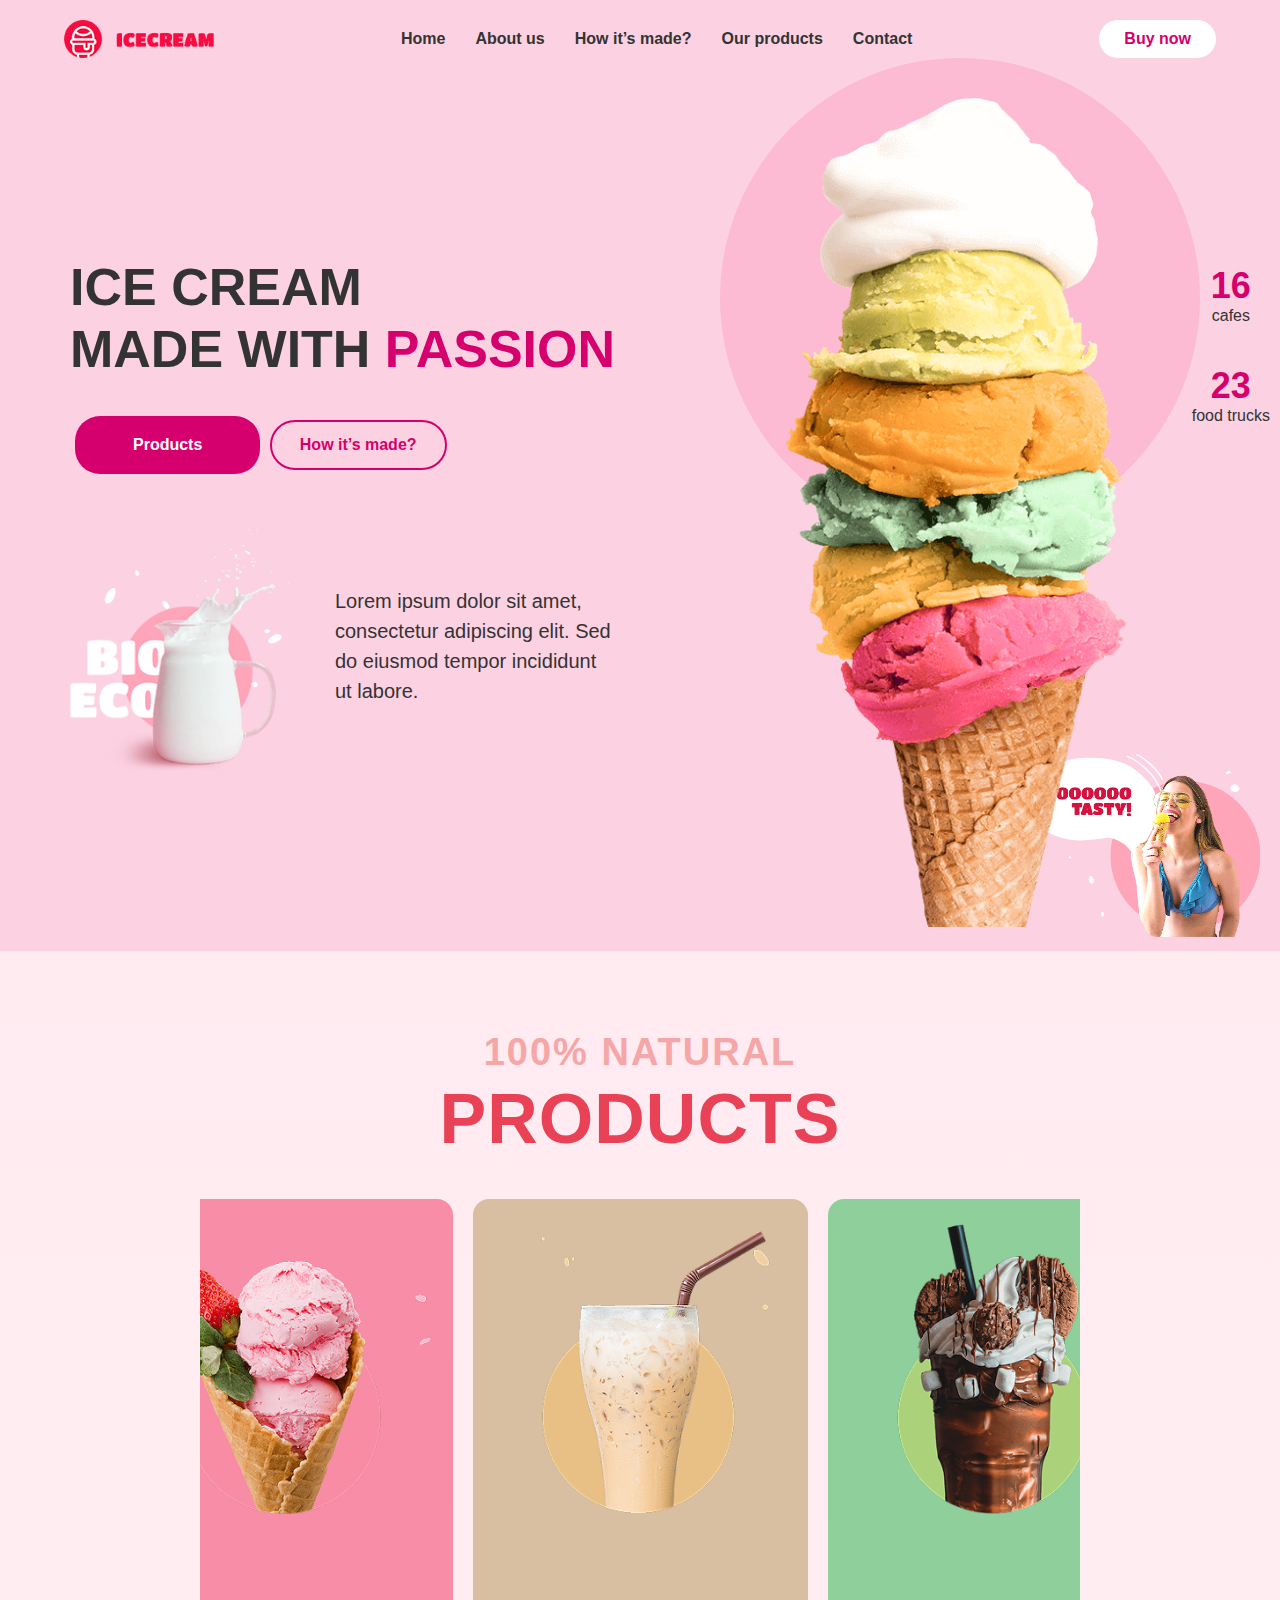
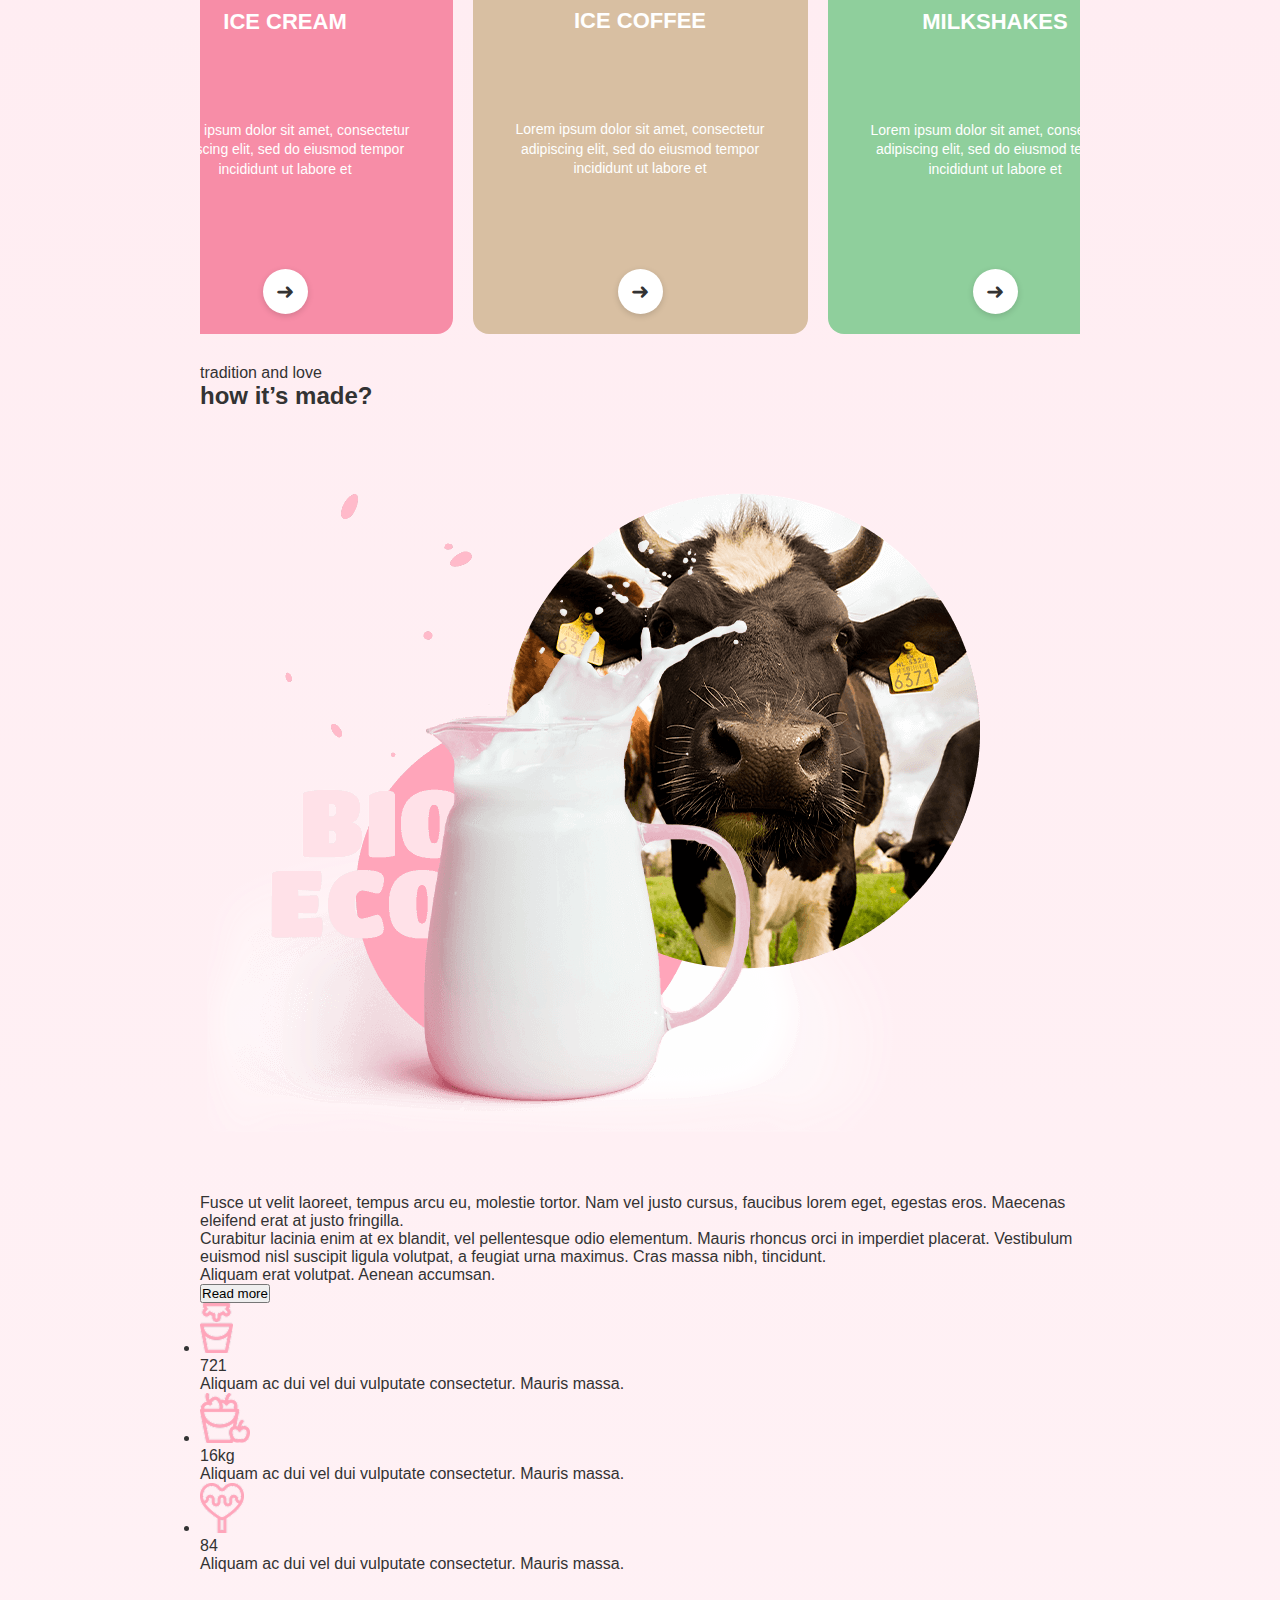
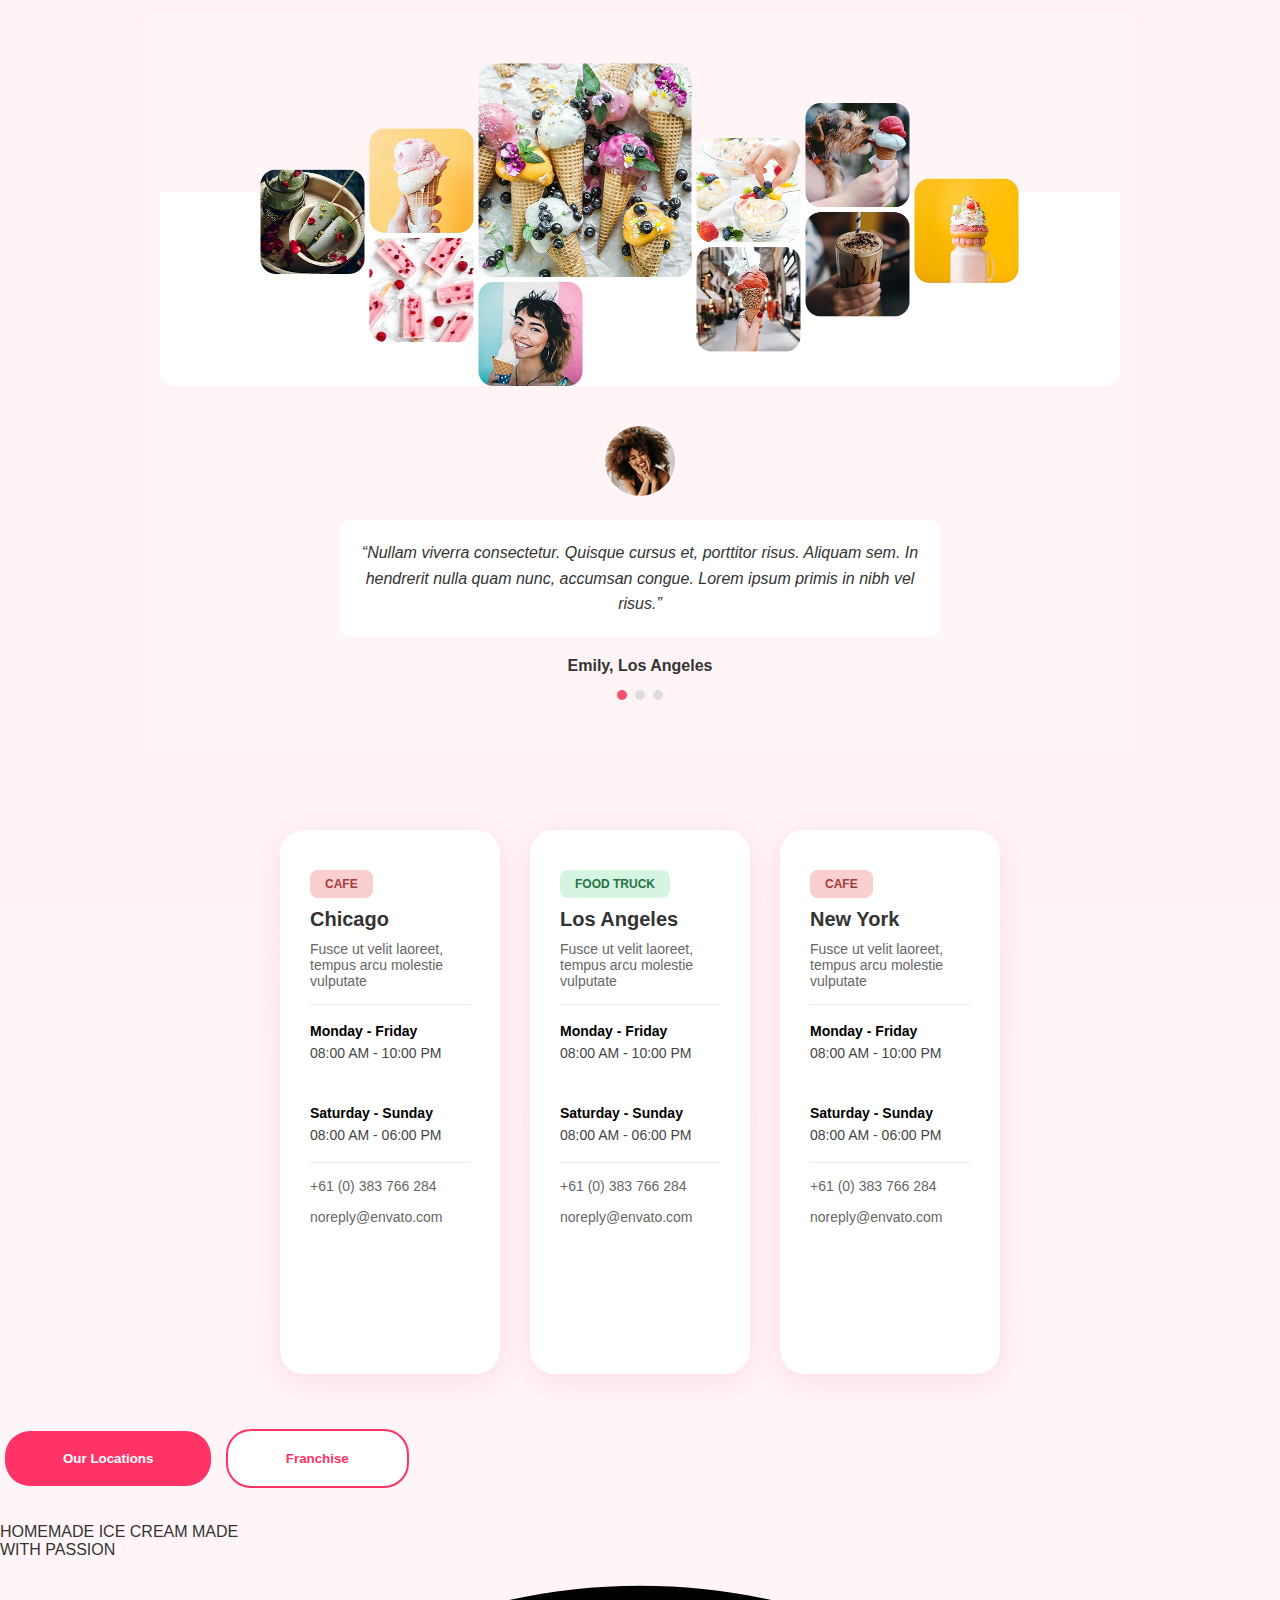
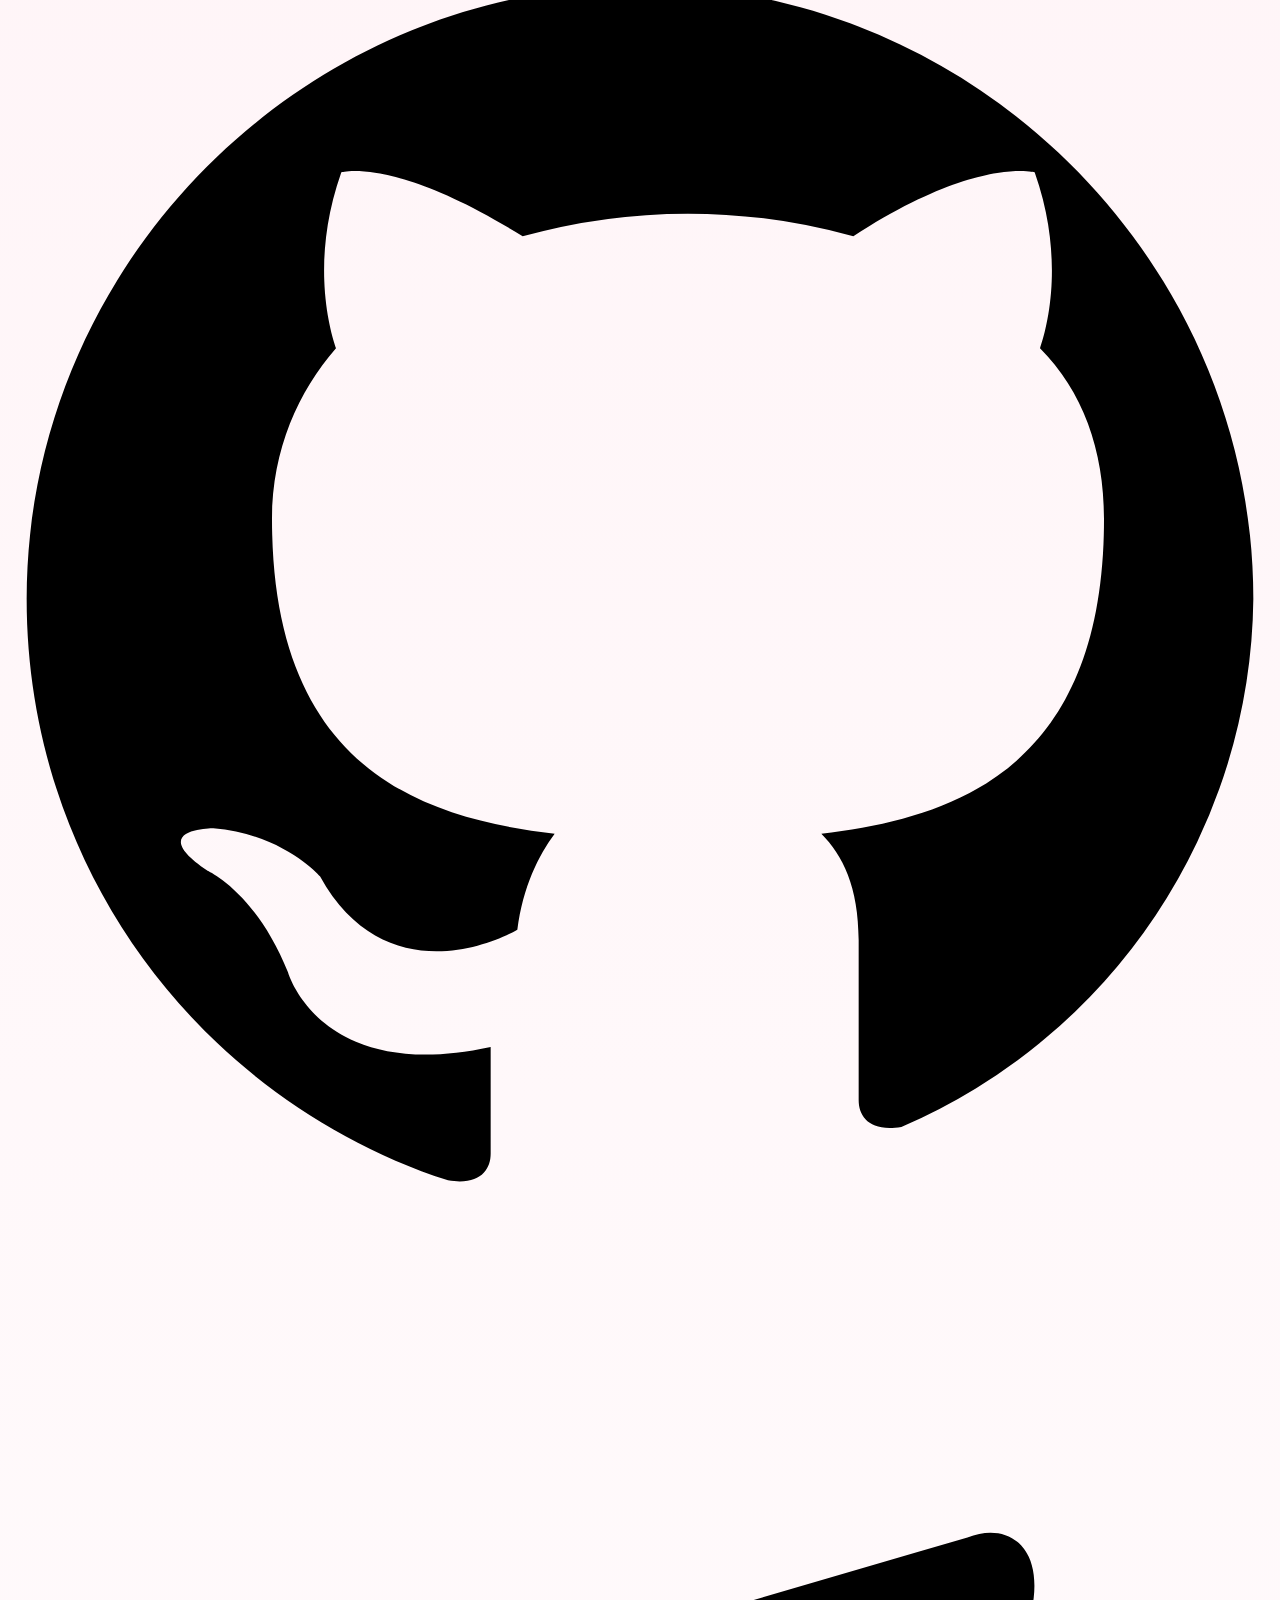
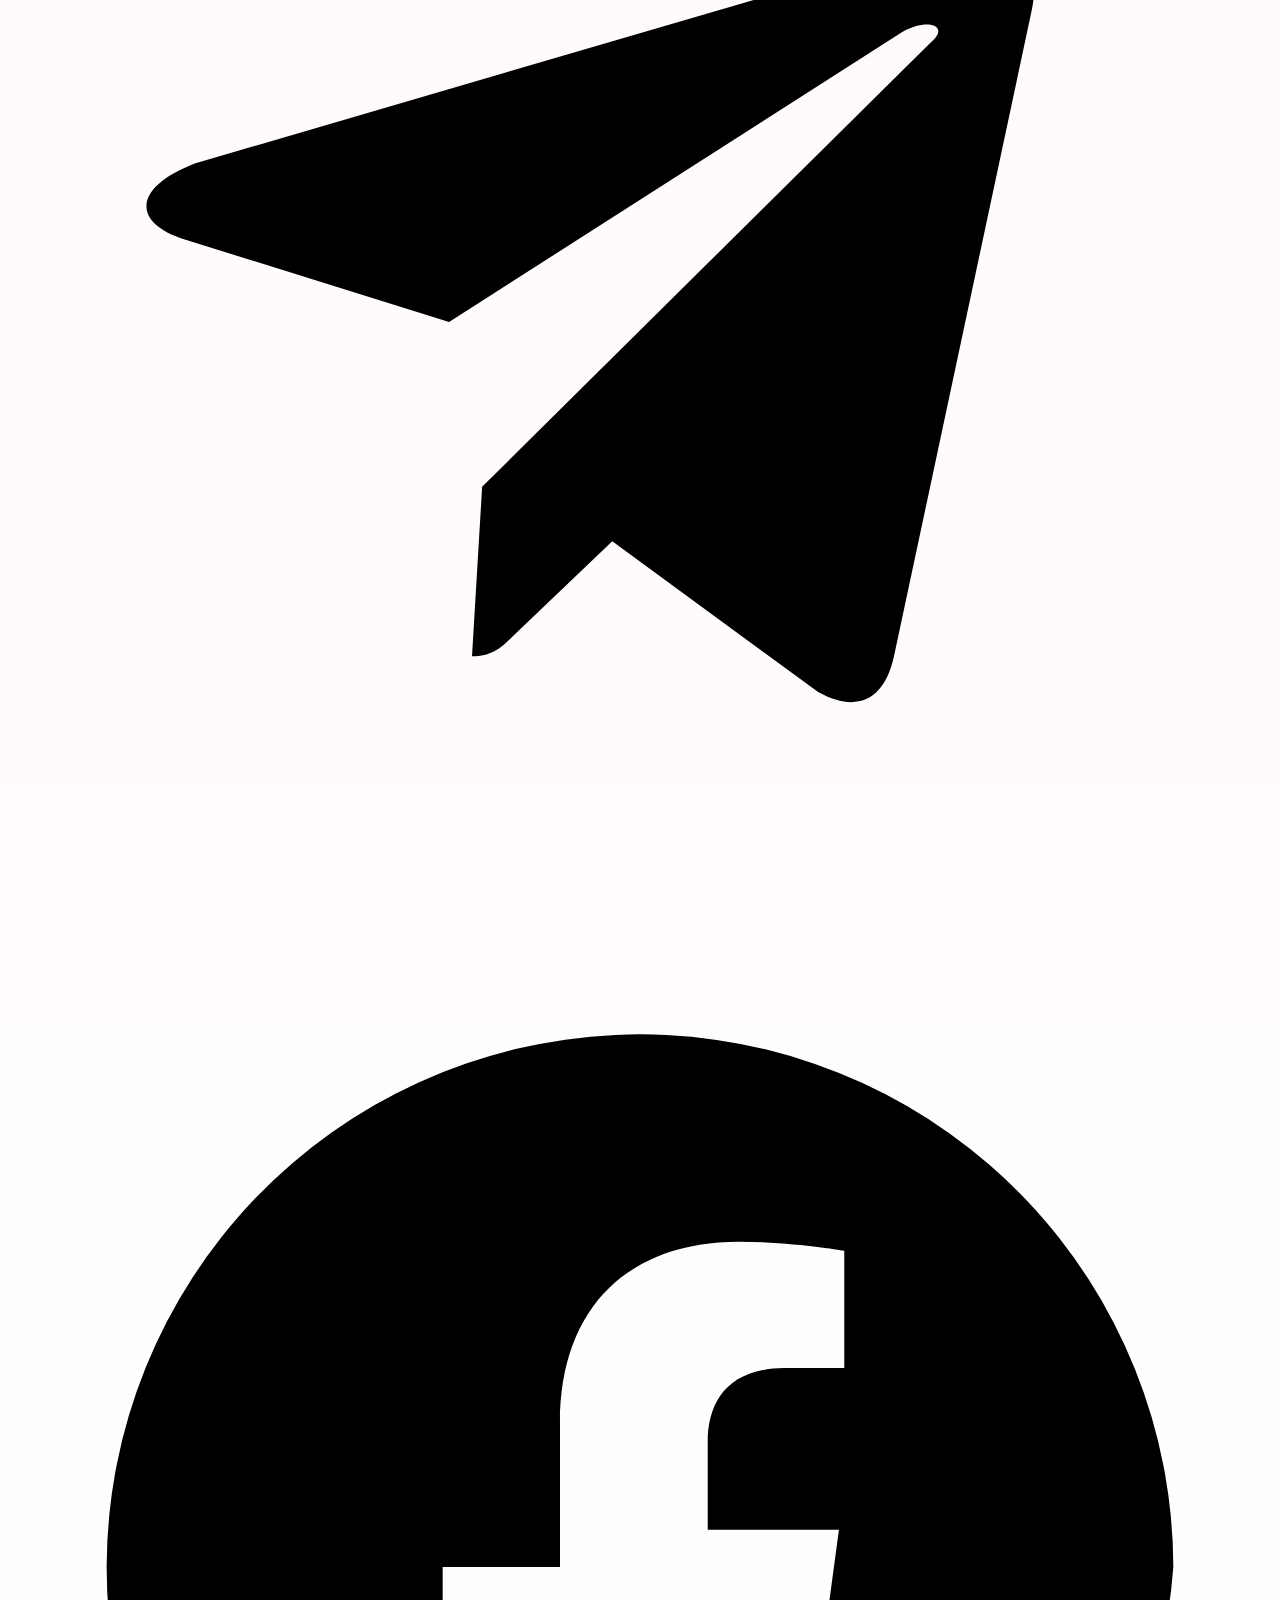
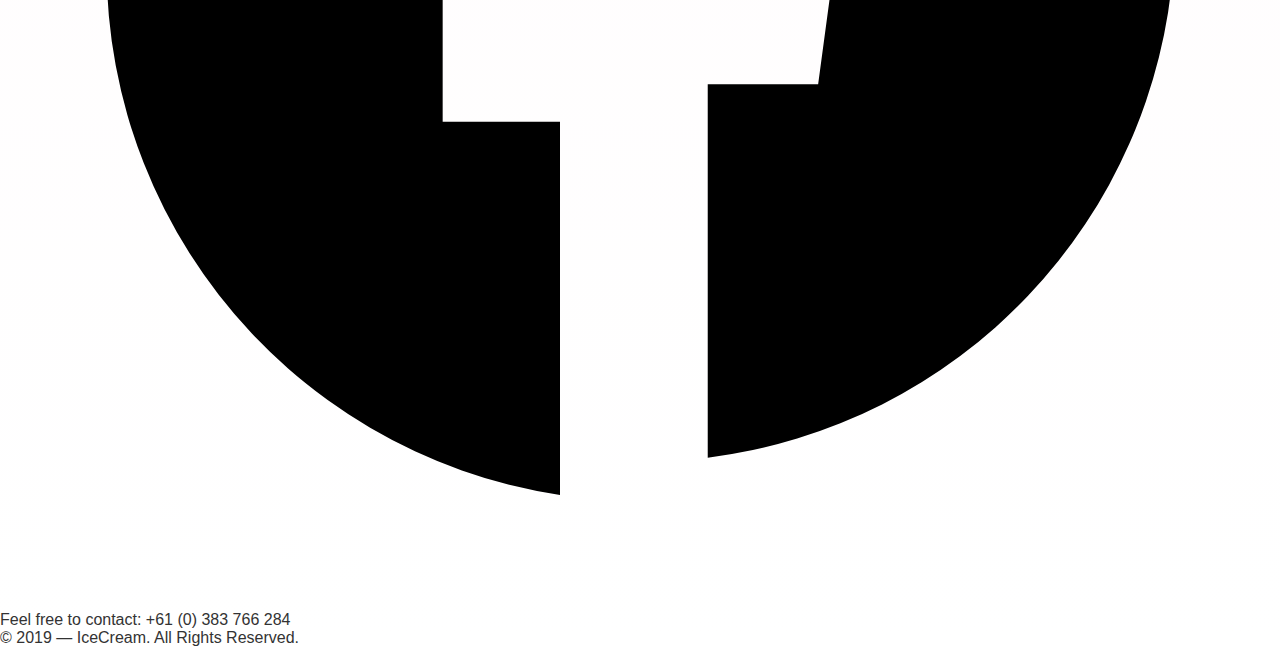
<file: index.html>
<!DOCTYPE html>
<html lang="en">
  <head>
    <meta charset="UTF-8" />
    <meta name="viewport" content="width=device-width, initial-scale=1.0" />
    <title>Ice Cream</title>
    <link rel="preconnect" href="https://fonts.googleapis.com" />
    <link rel="preconnect" href="https://fonts.gstatic.com" crossorigin />
    <link
      href="https://fonts.googleapis.com/css2?family=DM+Sans:ital,opsz,wght@0,9..40,100..1000;1,9..40,100..1000&family=Titan+One&display=swap"
      rel="stylesheet"
    />
    <link rel="stylesheet" href="style0.css" />
  </head>
  <body>
    <header>
      <div class="logo">
        <img src="4.png" alt="icecream logo" />
      </div>
      <nav>
        <ul class="header-list">
          <li class="header-list-li">
            <a class="header-list-link lip" href="#">Home</a>
          </li>
          <li class="header-list-li">
            <a class="header-list-link" href="#">About us</a>
          </li>
          <li class="header-list-li">
            <a class="header-list-link" href="#">How it’s made?</a>
          </li>
          <li class="header-list-li">
            <a class="header-list-link" href="#">Our products</a>
          </li>
          <li class="header-list-li">
            <a class="header-list-link" href="#">Contact</a>
          </li>
        </ul>
      </nav>
      <a href="#" class="btn-buy">Buy now</a>
    </header>

    <section class="hero">
      <div class="hero-text">
        <h1>
          ICE CREAM <br />
          MADE WITH <span class="passion">PASSION</span>
        </h1>
        <div class="buttons">
          <a href="#" class="btn">Products</a>
          <a href="#" class="btn-outline">How it’s made?</a>
        </div>
        <div class="eco">
          <img src="2.png" alt="milk" />
          <p>
            Lorem ipsum dolor sit amet, consectetur adipiscing elit. Sed do
            eiusmod tempor incididunt ut labore.
          </p>
        </div>
      </div>

      <div class="hero-img">
        <div class="circle"></div>
        <img src="1.png" alt="ice cream" class="icecream" />

        <div class="stats">
          <div class="stat">
            <span class="number">16</span>
            <p class="num-text">cafes</p>
          </div>
          <div class="stat">
            <span class="number">23</span>
            <p class="num-text">food trucks</p>
          </div>
        </div>

        <div class="girl">
          <img src="3.png" alt="girl eating icecream" />
          <!-- <p>SOOOOOO<br />TASTY!</p> -->
        </div>
      </div>
    </section>

    <head>
     <link rel="stylesheet" href="style1.css" />
</head>

<body>
  <div class="container">
    <div class="title-section">
      <h4>100% NATURAL</h4>
      <h1>PRODUCTS</h1>
    </div>

    <div class="hero-div">
      <div class="card-group">
        <div class="card ice-cream">
          <img src="home-pic1.png" alt="ICE CREAM" />
          <h2>ICE CREAM</h2>
          <p>
            Lorem ipsum dolor sit amet, consectetur adipiscing elit, sed do eiusmod tempor incididunt ut labore et
          </p>
          <div class="button">➜</div>
        </div>

        <div class="card ice-coffee">
          <img src="home-pic2.png" alt="ICE COFFEE" />
          <h2>ICE COFFEE</h2>
          <p>
            Lorem ipsum dolor sit amet, consectetur adipiscing elit, sed do eiusmod tempor incididunt ut labore et
          </p>
          <div class="button">➜</div>
        </div>

        <div class="card milkshake">
          <img src="home-pic3.png" alt="MILKSHAKES" />
          <h2>MILKSHAKES</h2>
          <p>
            Lorem ipsum dolor sit amet, consectetur adipiscing elit, sed do eiusmod tempor incididunt ut labore et
          </p>
          <div class="button">➜</div>
        </div>
      </div>
    </div>
  </div>
</body>


    <head>
      <link rel="stylesheet" href="style3.css" />
    </head>
   <body>
    <section class="How">
      <div class="container">
        <p class="tradition">tradition and love</p>
        <h2 class="how-title">how it’s made?</h2>
        <div class="h2-p">
          <img class="cow" src="5.png" alt="" />
          <div class="p-all">
            <p class="p1">
              Fusce ut velit laoreet, tempus arcu eu, molestie tortor. Nam vel
              justo cursus, faucibus lorem eget, egestas eros. Maecenas eleifend
              erat at justo fringilla.
            </p>
            <p class="p2">
              Curabitur lacinia enim at ex blandit, vel pellentesque odio
              elementum. Mauris rhoncus orci in imperdiet placerat. Vestibulum
              euismod nisl suscipit ligula volutpat, a feugiat urna maximus.
              Cras massa nibh, tincidunt.
            </p>
            <p class="p2">Aliquam erat volutpat. Aenean accumsan.</p>
            <button class="how-button">Read more</button>
          </div>
        </div>
        <ul class="how-list">
          <li class="how-li">
            <img class="how-img" src="./img/icon1.png" alt="" />
            <p class="how-p">721</p>
            <p class="how-p1">
              Aliquam ac dui vel dui vulputate consectetur. Mauris massa.
            </p>
          </li>
          <li class="how-li">
            <img class="how-img" src="./img/icon2.png" alt="" />
            <p class="how-p">16kg</p>
            <p class="how-p1">
              Aliquam ac dui vel dui vulputate consectetur. Mauris massa.
            </p>
          </li>
          <li class="how-li">
            <img class="how-img" src="./img/icon3.png" alt="" />
            <p class="how-p">84</p>
            <p class="how-p1">
              Aliquam ac dui vel dui vulputate consectetur. Mauris massa.
            </p>
          </li>
        </ul>
      </div>
    </section>


    <head>
      <link rel="stylesheet" href="style4.css" />
    </head>

    <section class="gallery-section">
      <div class="gallery">
        <img src="1.jpg" alt="Ice Cream 1" />
      </div>

      <div class="testimonial">
        <img class="avatar" src="2.jpg" alt="User" />
        <blockquote>
          <p>
            “Nullam viverra consectetur. Quisque cursus et, porttitor risus.
            Aliquam sem. In hendrerit nulla quam nunc, accumsan congue. Lorem
            ipsum primis in nibh vel risus.”
          </p>
        </blockquote>
        <h4>Emily, Los Angeles</h4>
        <div class="dots">
          <span class="active"></span>
          <span></span>
          <span></span>
        </div>
      </div>
    </section>


    <head>
   <link rel="stylesheet" href="style5.css" />
  </head>
  <body>
    <section class="locations">
      <div class="location">
        <div class="label cafe">CAFE</div>
        <h3 class="locations-h3">Chicago</h3>
        <p>Fusce ut velit laoreet, tempus arcu molestie vulputate</p>
        <hr class="location-hr" />
        <div class="time">
          <strong class="location-strong">Monday - Friday</strong><br />
          08:00 AM - 10:00 PM<br /><br />
          <strong>Saturday - Sunday</strong><br />
          08:00 AM - 06:00 PM
        </div>
        <hr class="location-hr" />
        <div class="locations-div">
          <p class="phone">+61 (0) 383 766 284</p>
          <p class="email">noreply@envato.com</p>
        </div>
      </div>

      <div class="location">
        <div class="label truck">FOOD TRUCK</div>
        <h3 class="locations-h3">Los Angeles</h3>
        <p>Fusce ut velit laoreet, tempus arcu molestie vulputate</p>
        <hr class="location-hr" />
        <div class="time">
          <strong class="location-strong">Monday - Friday</strong><br />
          08:00 AM - 10:00 PM<br /><br />
          <strong>Saturday - Sunday</strong><br />
          08:00 AM - 06:00 PM
        </div>
        <hr class="location-hr" />
        <div class="locations-div">
          <p class="phone">+61 (0) 383 766 284</p>
          <p class="email">noreply@envato.com</p>
        </div>
      </div>

      <div class="location">
        <div class="label cafe">CAFE</div>
        <h3 class="locations-h3">New York</h3>
        <p>Fusce ut velit laoreet, tempus arcu molestie vulputate</p>
        <hr class="location-hr" />
        <div class="time">
          <strong class="location-strong">Monday - Friday</strong><br />
          08:00 AM - 10:00 PM<br /><br />
          <strong>Saturday - Sunday</strong><br />
          08:00 AM - 06:00 PM
        </div>
        <hr class="location-hr" />
        <div class="locations-div">
          <p class="phone">+61 (0) 383 766 284</p>
          <p class="email">noreply@envato.com</p>
        </div>
      </div>
    </section>

    <div class="buttons">
      <button class="btn red">Our Locations</button>
      <button class="btn white">Franchise</button>
    </div>

    <footer class="footer1">
      <div class="footer-content2">
        <div class="footer-left3">
          <p class="made4">HOMEMADE ICE CREAM MADE</p>
          <p class="passion5">WITH PASSION</p>
        </div>

        <div class="footer-right6">
          <div class="social7">
            <a href="#" aria-label="GitHub" class="soc8">
              <svg viewBox="0 0 24 24">
                <path
                  d="M12 .5C5.7.5.5 5.7.5 12c0 5.1 3.3 9.4 7.9 10.9.6.1.8-.2.8-.5v-2c-3.2.7-3.8-1.4-3.8-1.4-.6-1.5-1.5-1.9-1.5-1.9-1.2-.8.1-.8.1-.8 1.3.1 2 .9 2 .9 1.1 2 3 1.4 3.7 1 .1-.8.4-1.4.7-1.8-2.6-.3-5.3-1.3-5.3-5.9 0-1.3.5-2.4 1.2-3.2-.1-.3-.5-1.6.1-3.3 0 0 1-.3 3.4 1.2a11.5 11.5 0 0 1 6.2 0c2.3-1.5 3.4-1.2 3.4-1.2.6 1.7.2 3 .1 3.3.8.8 1.2 1.9 1.2 3.2 0 4.6-2.7 5.6-5.3 5.9.4.4.7 1 .7 2v3c0 .3.2.6.8.5A10.9 10.9 0 0 0 23.5 12C23.5 5.7 18.3.5 12 .5z"
                />
              </svg>
            </a>

            <a href="#" aria-label="Telegram" class="soc8">
              <svg viewBox="0 0 24 24">
                <path
                  d="M9.04 15.82 8.85 19c.39 0 .56-.17.77-.38l1.86-1.78 3.86 2.83c.71.39 1.23.18 1.42-.66l2.58-12.1c.26-1.22-.44-1.69-1.2-1.39L3.65 9.76c-1.18.46-1.16 1.12-.2 1.42l4.97 1.55L16.91 7.3c.48-.28.91-.12.55.18l-8.42 8.34z"
                />
              </svg>
            </a>

            <a href="#" aria-label="Facebook" class="soc8">
              <svg viewBox="0 0 24 24">
                <path
                  d="M22 12a10 10 0 1 0-11.5 9.9v-7h-2.2v-2.9h2.2V9.3c0-2.2 1.32-3.4 3.35-3.4.97 0 1.98.17 1.98.17v2.2h-1.12c-1.1 0-1.44.68-1.44 1.38v1.65h2.46l-.39 2.9h-2.07v7A10 10 0 0 0 22 12z"
                />
              </svg>
            </a>
          </div>
          <p class="contact-text9">
            Feel free to contact: <span>+61 (0) 383 766 284</span>
          </p>
        </div>
      </div>
      <p class="copy10">© 2019 — IceCream. All Rights Reserved.</p>
    </footer>
  </body>
</html>

    <head>
   
</html>
</file>
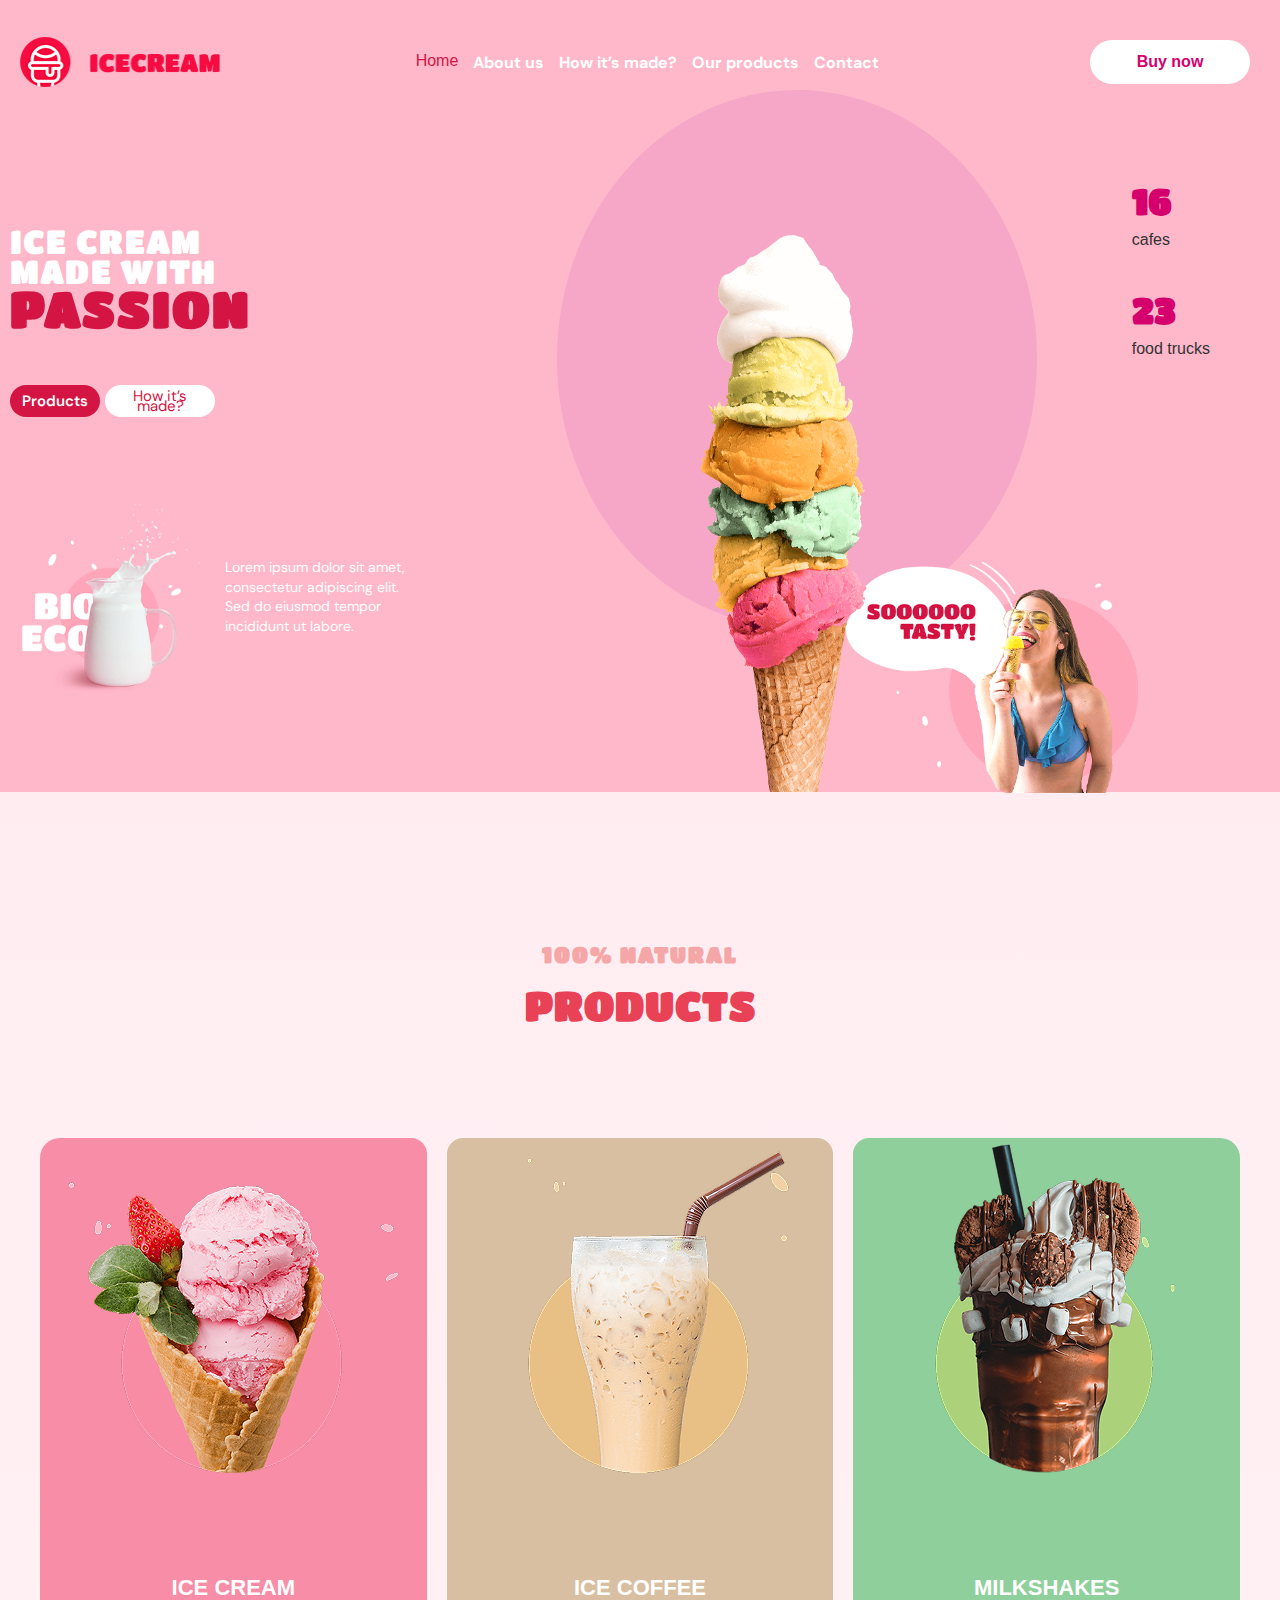
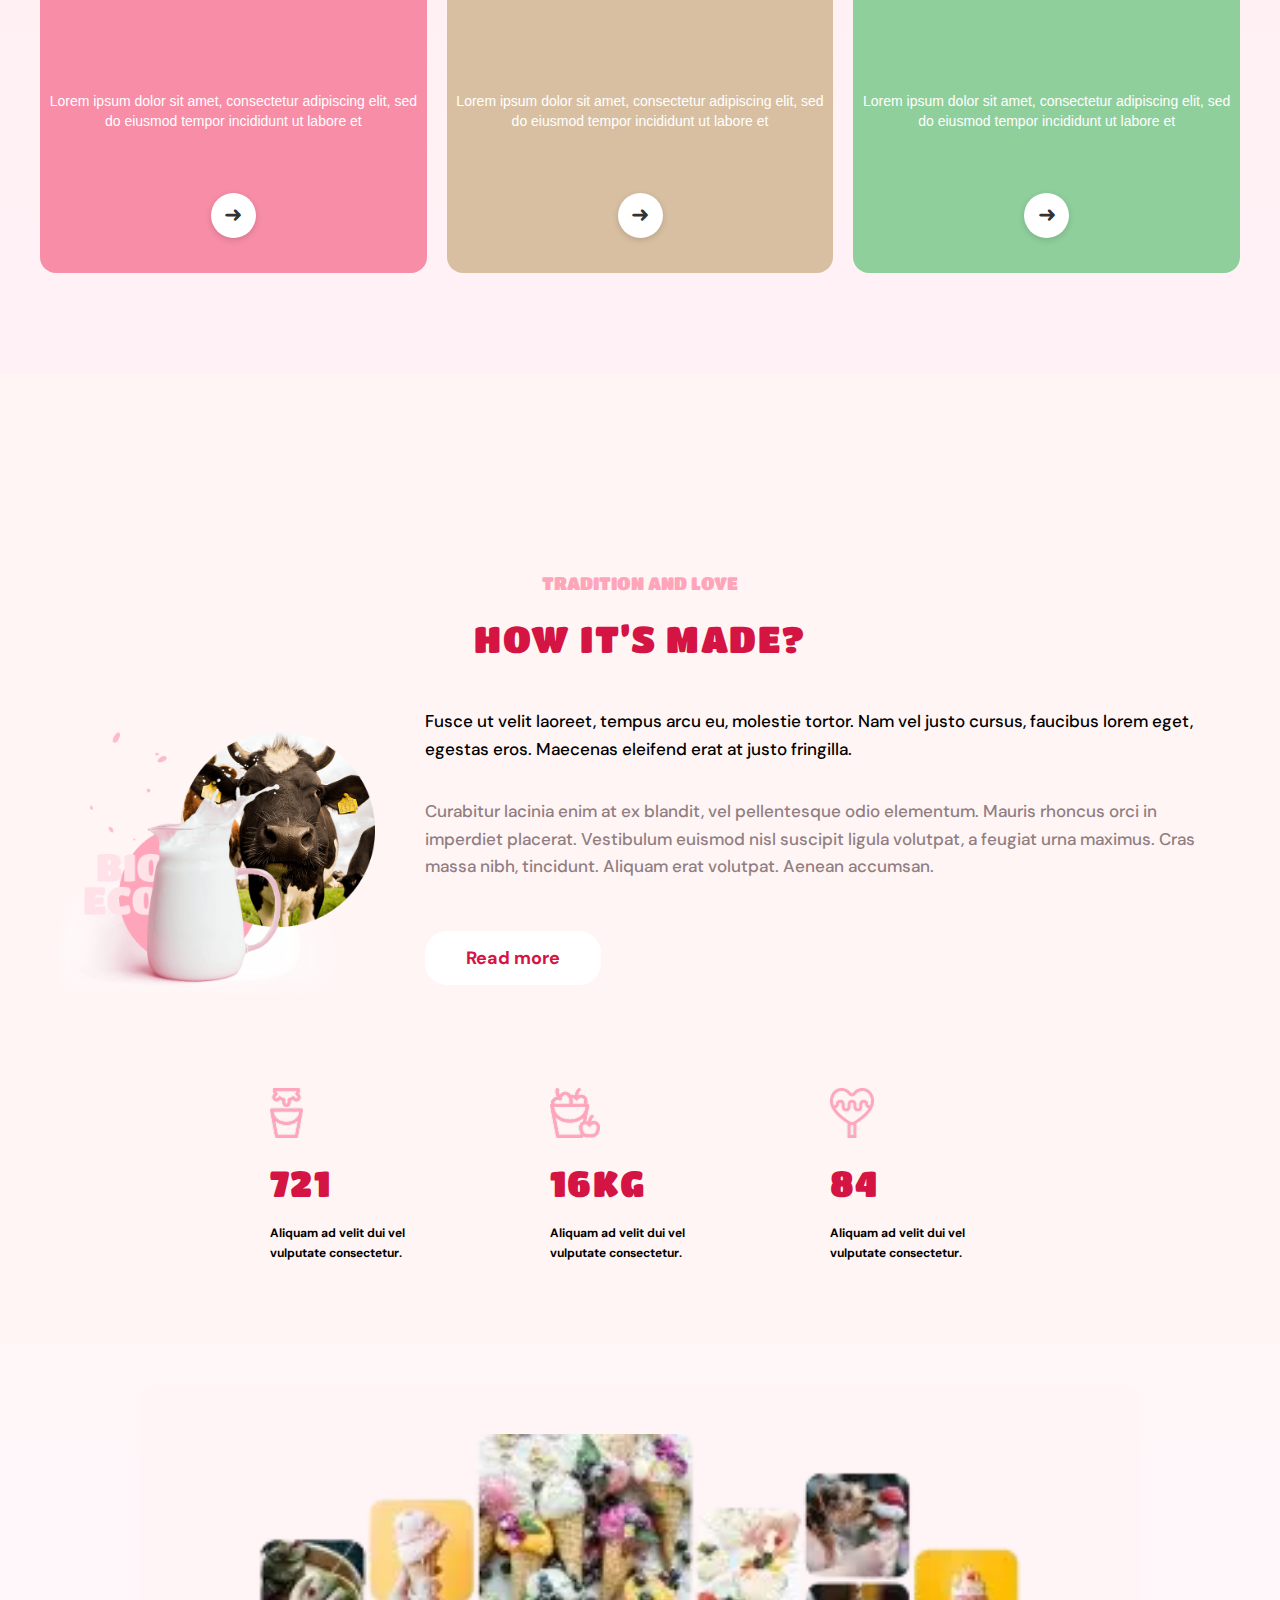
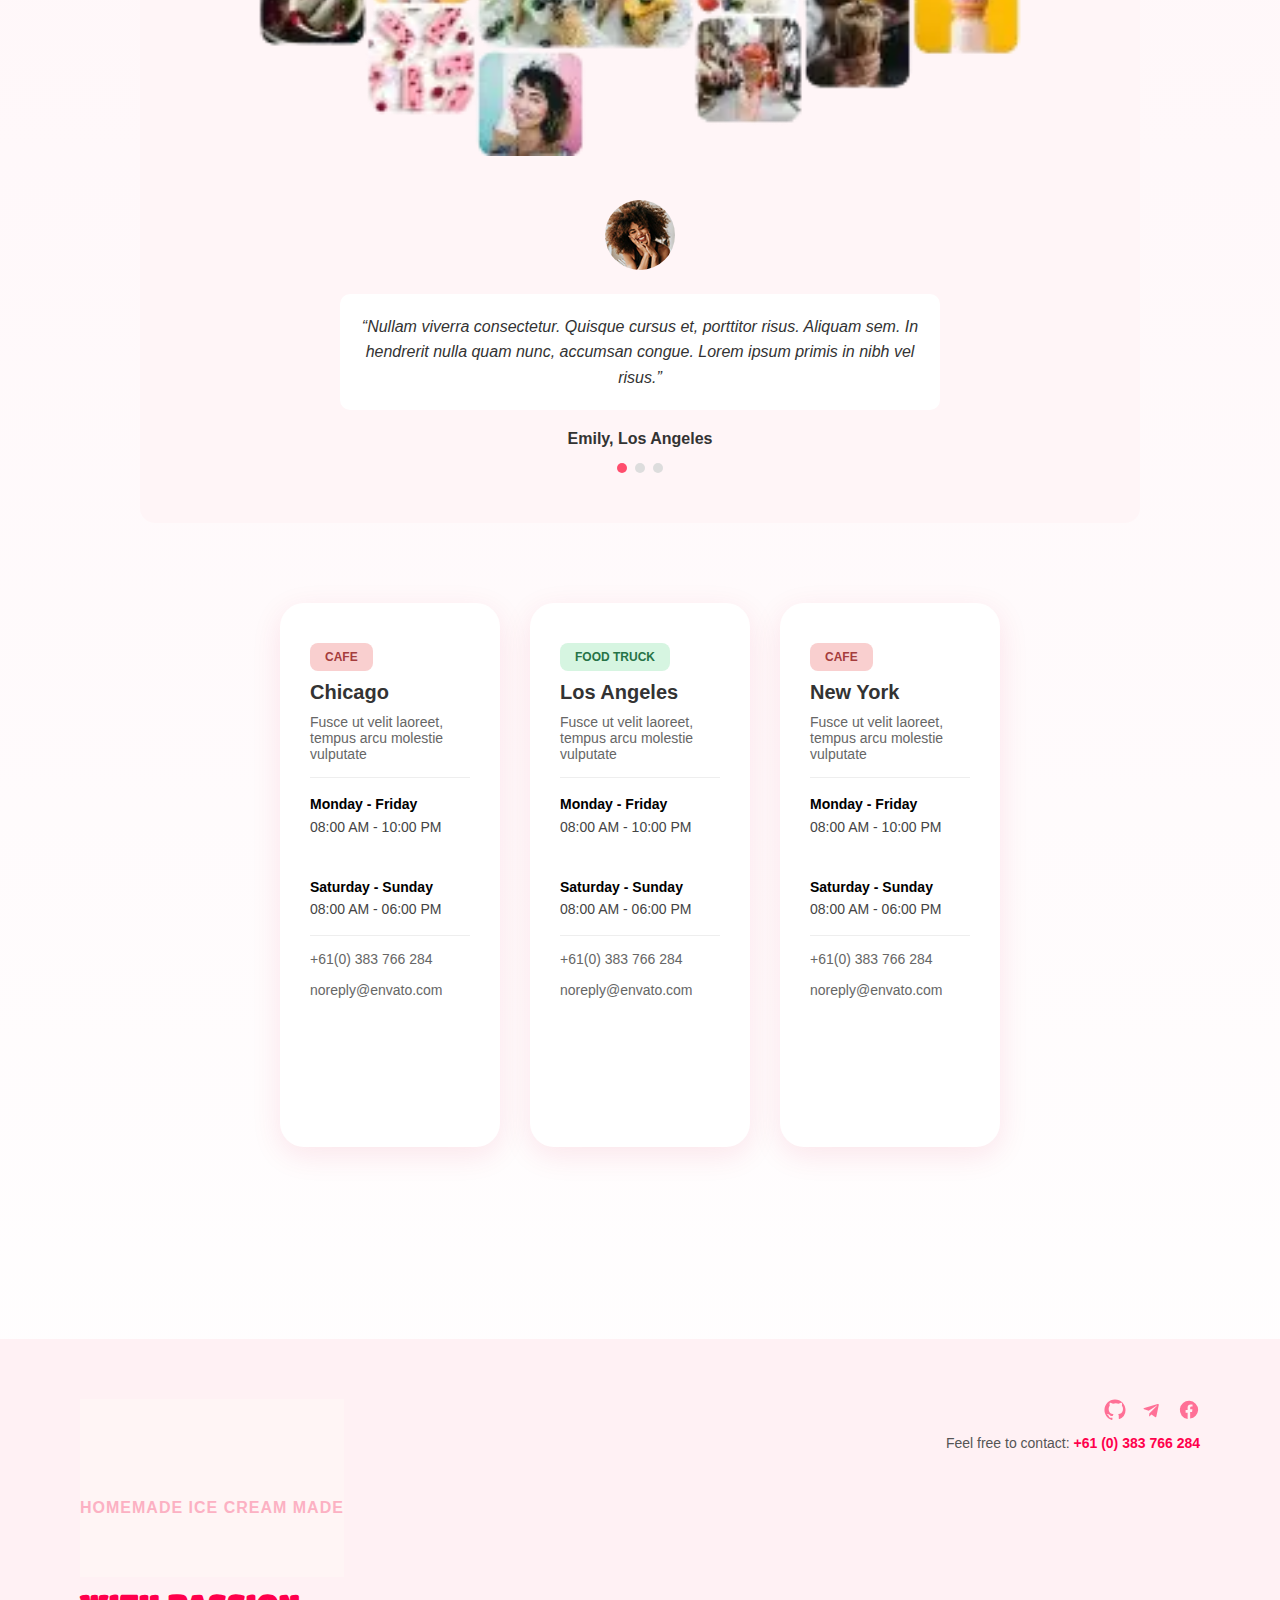
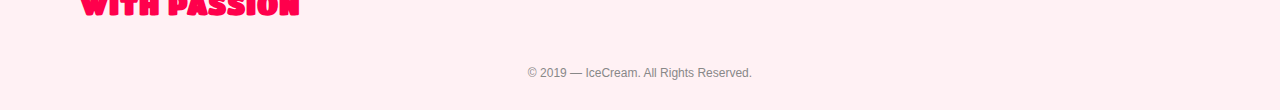
<file: komascss-main/index.html>
<!DOCTYPE html>
<html lang="en">
  <head>
    <meta charset="UTF-8" />
    <meta name="viewport" content="width=device-width, initial-scale=1.0" />
    <title>Ice Cream</title>
    <link rel="preconnect" href="https://fonts.googleapis.com" />
    <link rel="preconnect" href="https://fonts.gstatic.com" crossorigin />
    <link
      href="https://fonts.googleapis.com/css2?family=DM+Sans:ital,opsz,wght@0,9..40,100..1000;1,9..40,100..1000&family=Titan+One&display=swap"
      rel="stylesheet"
    />
    <link rel="stylesheet" href="css/main.css" />
  </head>
  <body>
    <header>
      <div class="head-flex">
      <div class="logo">
        <img src="4.png" alt="icecream logo" />
      </div>
      
            <nav class="mobile-menu" id="mobile-menu">
              <button id="close-menu" class="mobile-close-menu">X</button>
              <a href="#" class="btn-buy-bmn">Buy now</a>
        <ul class="mobile-header-list">
          <li class="mobile-header-list-li">
            <a class="mobile-header-list-link lip home" href="#">Home</a>
          </li>
          <li class="mobile-header-list-li">
            <a class="mobile-header-list-link" href="#">About us</a>
          </li>
          <li class="mobile-header-list-li">
            <a class="mobile-header-list-link" href="#">How it’s made?</a>
          </li>
          <li class="mobile-header-list-li">
            <a class="mobile-header-list-link" href="#">Our products</a>
          </li>
          <li class="mobile-header-list-li">
            <a class="mobile-header-list-link" href="#">Contact</a>
          </li>
        </ul>
      </nav>
      <nav>
        <ul class="header-list">
          <li class="header-list-li">
            <a class="header-list-link lip" href="#">Home</a>
          </li>
          <li class="header-list-li">
            <a class="header-list-link pil" href="#">About us</a>
          </li>
          <li class="header-list-li">
            <a class="header-list-link pil" href="#">How it’s made?</a>
          </li>
          <li class="header-list-li">
            <a class="header-list-link pil" href="#">Our products</a>
          </li>
          <li class="header-list-li">
            <a class="header-list-link pil" href="#">Contact</a>
          </li>
        </ul>
      </nav>
      <button class="menu-button" id="menu-toggle"><svg class="svg-menu"><use href="./symbol-defs.svg#icon-Burger"></use></svg></button>
      <a href="#" class="btn-buy">Buy now</a>
      </div>
    </header>

    <section class="hero">
      <div class="hero-text">
        <h1 class="hero-title">
          ICE CREAM <br />
          MADE WITH <span class="passion">PASSION</span>
        </h1>
        <div class="buttons">
          <a href="#" class="btn">Products</a>
          <a href="#" class="btn-outline">How it’s made?</a>
        </div>
        <div class="eco">
          <img src="2.png" alt="milk" />
          <p>
            Lorem ipsum dolor sit amet, consectetur adipiscing elit. Sed do
            eiusmod tempor incididunt ut labore.
          </p>
        </div>
      </div>

      <div class="hero-img">
        <div class="circle"></div>
        <img src="1.png" alt="ice cream" class="icecream" />

        <div class="stats">
          <div class="stat">
            <span class="number">16</span>
            <p class="num-text">cafes</p>
          </div>
          <div class="stat">
            <span class="number">23</span>
            <p class="num-text">food trucks</p>
          </div>
        </div>

        <div class="girl">
          <img src="3.png" alt="girl eating icecream" />
          <!-- <p>SOOOOOO<br />TASTY!</p> -->
        </div>
      </div>
    </section>

    <head>
     <link rel="stylesheet" href="style1.css" />
</head>


  <div class="container">
    <div class="title-section">
      <h4 class="natur">100% NATURAL</h4>
      <h1 class="produ">PRODUCTS</h1>
    </div>

    <div class="hero-div">
      <div class="card-group">
        <div class="card ice-cream ice">
          <img src="home-pic1.png" alt="ICE CREAM" />
          <h2>ICE CREAM</h2>
          <p>
            Lorem ipsum dolor sit amet, consectetur adipiscing elit, sed do eiusmod tempor incididunt ut labore et
          </p>
          <div class="button">➜</div>
        </div>

        <div class="card ice-coffee">
          <img src="home-pic2.png" alt="ICE COFFEE" />
          <h2>ICE COFFEE</h2>
          <p>
            Lorem ipsum dolor sit amet, consectetur adipiscing elit, sed do eiusmod tempor incididunt ut labore et
          </p>
          <div class="button">➜</div>
        </div>

        <div class="card milkshake">
          <img src="home-pic3.png" alt="MILKSHAKES" />
          <h2>MILKSHAKES</h2>
          <p>
            Lorem ipsum dolor sit amet, consectetur adipiscing elit, sed do eiusmod tempor incididunt ut labore et
          </p>
          <div class="button">➜</div>
        </div>
      </div>
    </div>
  </div>



    <head>
      <link rel="stylesheet" href="style3.css" />
    </head>

    <section class="made">
      <div class="container">
        
        <div class="content">
          <h3 class="tradit">TRADITION AND LOVE</h3>
          <h2 class="mad">HOW IT’S MADE?</h2>
          <div class="quvalf">
          <div class="image">
          <img src="5.png" alt="Cow and milk" />
        </div>
        <div class="quadro">
          <p>
            Fusce ut velit laoreet, tempus arcu eu, molestie tortor. Nam vel
            justo cursus, faucibus lorem eget, egestas eros.
          Maecenas eleifend erat at justo fringilla.</p>
          <p class="ttt">Curabitur lacinia enim at ex blandit, vel pellentesque odio elementum. Mauris rhoncus orci in imperdiet placerat. Vestibulum euismod nisl suscipit ligula volutpat, a feugiat urna maximus. Cras massa nibh, tincidunt.

Aliquam erat volutpat. Aenean accumsan.</p>
          <a href="#" class="bbb">Read more</a>
          </div>
          </div>
        </div>
      </div>
    </section>

    <section class="made-stats">
      <div class="item">
        <img src="./imgformob/icon1.png" alt="">
        <h3 class="numb">721</h3>
        <p class="tex">Aliquam ad velit dui vel vulputate consectetur.</p>
      </div>
      <div class="item">
        <img src="./imgformob/icon1(1).png" alt="">
        <h3 class="numb">16kg</h3>
        <p class="tex">Aliquam ad velit dui vel vulputate consectetur.</p>
      </div>
      <div class="item">
        <img src="./imgformob/icon1(2).png" alt="">
        <h3 class="numb">84</h3>
        <p class="tex">Aliquam ad velit dui vel vulputate consectetur.</p>
      </div>
    </section>

     <head>
     <meta name="viewport" content="width=device-width, initial-scale=1.0" />
      <link rel="stylesheet" href="style4.css" />
    </head>

    <section class="gallery-section">
      <div class="gallery">
        <picture>
          <source srcset="mobile.webp" media="(min-width:0px)">
          <source srcset="tablet.webp" media="(min-width:768px)">
          <source srcset="1.jpg" media="(min-width:1200px)">
           <img class="" src="./mobile.webp" alt="Ice Cream 1" />
        </picture>
      </div>

      <div class="testimonial">
        <img class="avatar" src="2.jpg" alt="User" />
        <blockquote class="blockquote">
          <p class="testimonial-p">
            “Nullam viverra consectetur. Quisque cursus et, porttitor risus.
            Aliquam sem. In hendrerit nulla quam nunc, accumsan congue. Lorem
            ipsum primis in nibh vel risus.”
          </p>
        </blockquote>
        <h4>Emily, Los Angeles</h4>
        <div class="dots">
          <span class="active"></span>
          <span></span>
          <span></span>
        </div>
      </div>
    </section>


    <head>
   <link rel="stylesheet" href="style5.css" />
      </head>
      <body>
        <section class="locations">
          <div class="location">
            <div class="label cafe">CAFE</div>
            <h3 class="locations-h3">Chicago</h3>
            <p>Fusce ut velit laoreet, tempus arcu molestie vulputate</p>
            <hr class="location-hr" />
            <div class="time">
              <strong class="location-strong">Monday - Friday</strong><br />
              08:00 AM - 10:00 PM<br /><br />
              <strong>Saturday - Sunday</strong><br />
              08:00 AM - 06:00 PM
              <hr class="location-hr" />
            </div>
            <div class="locations-div">
              <p class="phone">+61(0) 383 766 284</p>
              <p class="email">noreply@envato.com</p>
            </div>
          </div>

          <div class="location">
            <div class="label truck">FOOD TRUCK</div>
            <h3 class="locations-h3">Los Angeles</h3>
            <p>Fusce ut velit laoreet, tempus arcu molestie vulputate</p>
            <hr class="location-hr" />
            <div class="time">
              <strong class="location-strong">Monday - Friday</strong><br />
              08:00 AM - 10:00 PM<br /><br />
              <strong>Saturday - Sunday</strong><br />
              08:00 AM - 06:00 PM
              <hr class="location-hr" />
            </div>
            <div class="locations-div">
              <p class="phone">+61(0) 383 766 284</p>
              <p class="email">noreply@envato.com</p>
            </div>
          </div>

          <div class="location">
            <div class="label cafe">CAFE</div>
            <h3 class="locations-h3">New York</h3>
            <p>Fusce ut velit laoreet, tempus arcu molestie vulputate</p>
            <hr class="location-hr" />
            <div class="time">
              <strong class="location-strong">Monday - Friday</strong><br />
              08:00 AM - 10:00 PM<br /><br />
              <strong>Saturday - Sunday</strong><br />
              08:00 AM - 06:00 PM
              <hr class="location-hr" />
            </div>
            <div class="locations-div">
              <p class="phone">+61(0) 383 766 284</p>
              <p class="email">noreply@envato.com</p>
            </div>
          </div>
        </section>

        <div class="buttons">
          <button class="btn red">Our Locations</button>
          <button class="btn white">Franchise</button>
        </div>

        <footer class="footer">
          <div class="footer-content">
            <div class="footer-left">
              <p class="made">HOMEMADE ICE CREAM MADE</p>
              <p class="passion">WITH PASSION</p>
            </div>
            <div class="footer-right">
              <div class="social">
                <a href="#" aria-label="GitHub" class="soc">
                  <svg viewBox="0 0 24 24">
                    <path
                      d="M12 .5C5.7.5.5 5.7.5 12c0 5.1 3.3 9.4 7.9 10.9.6.1.8-.2.8-.5v-2c-3.2.7-3.8-1.4-3.8-1.4-.6-1.5-1.5-1.9-1.5-1.9-1.2-.8.1-.8.1-.8 1.3.1 2 .9 2 .9 1.1 2 3 1.4 3.7 1 .1-.8.4-1.4.7-1.8-2.6-.3-5.3-1.3-5.3-5.9 0-1.3.5-2.4 1.2-3.2-.1-.3-.5-1.6.1-3.3 0 0 1-.3 3.4 1.2a11.5 11.5 0 0 1 6.2 0c2.3-1.5 3.4-1.2 3.4-1.2.6 1.7.2 3 .1 3.3.8.8 1.2 1.9 1.2 3.2 0 4.6-2.7 5.6-5.3 5.9.4.4.7 1 .7 2v3c0 .3.2.6.8.5A10.9 10.9 0 0 0 23.5 12C23.5 5.7 18.3.5 12 .5z"
                    />
                  </svg>
                </a>
                <a href="#" aria-label="Telegram" class="soc">
                  <svg viewBox="0 0 24 24">
                    <path
                      d="M9.04 15.82 8.85 19c.39 0 .56-.17.77-.38l1.86-1.78 3.86 2.83c.71.39 1.23.18 1.42-.66l2.58-12.1c.26-1.22-.44-1.69-1.2-1.39L3.65 9.76c-1.18.46-1.16 1.12-.2 1.42l4.97 1.55L16.91 7.3c.48-.28.91-.12.55.18l-8.42 8.34z"
                    />
                  </svg>
                </a>
                <a href="#" aria-label="Facebook" class="soc">
                  <svg viewBox="0 0 24 24">
                    <path
                      d="M22 12a10 10 0 1 0-11.5 9.9v-7h-2.2v-2.9h2.2V9.3c0-2.2 1.32-3.4 3.35-3.4.97 0 1.98.17 1.98.17v2.2h-1.12c-1.1 0-1.44.68-1.44 1.38v1.65h2.46l-.39 2.9h-2.07v7A10 10 0 0 0 22 12z"
                    />
                  </svg>
                </a>
              </div>
              <p>Feel free to contact: <span>+61 (0) 383 766 284</span></p>
            </div>
          </div>
          <p class="copy">© 2019 — IceCream. All Rights Reserved.</p>
        </footer>
      </body>
    </html>
  </body>
</html>

    <head>
   
</html>
</file>
<file: style0.css>
* {
  margin: 0;
  padding: 0;
  box-sizing: border-box;
  font-family: 'Arial', sans-serif;
}

body {
  background: #fcd2e2;
  color: #333;
  overflow-x: hidden; 
}


header {
  display: flex;
  justify-content: space-between;
  align-items: center;
  padding: 20px 5%;
  flex-wrap: wrap;
  background-color: #fcd2e2
 
}

.logo {
  font-weight: bold;
  color: #d5006d;
  font-size: 22px;
}

nav ul {
  list-style: none;
  display: flex;
  gap: 30px;
  flex-wrap: wrap;
  justify-content: center;
}

nav ul li a {
  text-decoration: none;
  color: #333;
  font-weight: 600;
  transition: 0.3s;
}

nav ul li a:hover {
  color: #d5006d;
}

.btn-buy {
  background: #fff;
  color: #d5006d;
  padding: 10px 25px;
  border-radius: 30px;
  text-decoration: none;
  font-weight: bold;
  transition: 0.3s;
  white-space: nowrap;
}

.btn-buy:hover {
  background: #d5006d;
  color: #fff;
}


.hero {
  display: flex;
  justify-content: space-between;
  align-items: center;
  padding: 80px 5%;
  flex-wrap: wrap; 
  gap: 40px;
  background-color: #fcd2e2 !important;
  
}


.hero-text {
  flex: 1 1 400px;
  max-width: 600px;
}

.hero-text h1 {
  font-size: 52px;
  font-weight: bold;
  line-height: 1.2;
  margin-bottom: 20px;
}

.hero-text h1 span {
  color: #d5006d;
}

.buttons {
  margin: 30px 0;
}

.btn, .btn-outline {
  text-decoration: none;
  padding: 14px 28px;
  border-radius: 30px;
  margin-right: 15px;
  font-weight: bold;
  transition: 0.3s;
  display: inline-block;
}

.btn {
  background: #d5006d;
  color: #fff;
}

.btn-outline {
  border: 2px solid #d5006d;
  color: #d5006d;
}

.btn:hover, .btn-outline:hover {
  opacity: 0.8;
}

.eco {
  display: flex;
  align-items: center;
  margin-top: 40px;
}

.eco img {
  width: 250px;
  margin-right: 15px;
}

.eco p {
  font-size: 20px;
  max-width: 280px;
  line-height: 1.5;
}


.hero-img {
  position: relative;
  flex: 1 1 400px;
  max-width: 500px;
  text-align: center;
}

.circle {
  width: 100%;
  max-width: 480px;
  aspect-ratio: 1/1;
  background: #fcbad3;
  border-radius: 50%;
  margin: 0 auto;
  position: absolute;
  top: -40px;
  left: 50%;
  transform: translateX(-50%);
  z-index: 0;
}

.icecream {
  width: 90;
  max-width: 350px;
  position: relative;
  z-index: 1;
}


.stats {
  position: absolute;
  top: 20%;
  right: -60px;
  display: flex;
  flex-direction: column;
  gap: 40px;
  text-align: center;
}

.stats .stat span {
  font-size: 36px;
  font-weight: bold;
  color: #d5006d;
}

.stats .stat p {
  font-size: 16px;
  color: #333;
}


.girl {
  position: absolute;
  bottom: -10px;
  right: -50px;
  text-align: center;
}

.girl img {
  width: 232px;
  max-width: 40vw;
}

.girl p {
  color: #d5006d;
  font-size: 180px;
  font-weight: bold;
  margin-top: 10px;
  line-height: 1.2;
}

.logo {
  display: flex;
  align-items: center;
  font-weight: bold;
  color: #d5006d;
  font-size: 220px;
}

.logo img {
  width: 150px;   
  height: auto;
}
</file>
<file: style1.css>
body {
  margin: 0;
  font-family: 'Segoe UI', sans-serif;
  background-color: #ffffff;
}

.hero {
  padding: 20px;
  background-color: #ffffff;
  display: flex;
  justify-content: center;
  align-items: center;
  min-height: 30vh;
}

.container {
  max-width: 2000px;
  margin: 0 auto;
  padding: 0 200px;
}

.card-group {
  display: flex;
  justify-content: center;
  align-items: flex-start;
  gap: 20px;
  flex-wrap: nowrap; /* <── всі картки в одному рядку */
  overflow-x: auto;  /* <── якщо екран замалий, можна прокручувати */
  padding: 30px;
  border-radius: 20px;
  max-width: 1200px;
  margin: 0 auto;
}

.card {
  flex: 0 0 335px; /* <── фіксована ширина, без розтягування */
  height: 735px;
  border-radius: 16px;
  color: #fff;
  display: flex;
  flex-direction: column;
  justify-content: space-between;
  text-align: center;
  padding: 20px;
  box-sizing: border-box;
}


.card h2 {
  font-size: 22px;
  margin: 15px 0;
}

.card p {
  font-size: 14px;
  line-height: 1.4;
  margin-bottom: 20px;
}

.card img {
  max-width: 100%;
  height: auto;
  display: block;
  margin: 0 auto 10px;
}

.button {
  width: 45px;
  height: 45px;
  border-radius: 50%;
  background-color: #ffffff;
  border: none;
  margin: 0 auto;
  cursor: pointer;
  display: flex;
  justify-content: center;
  align-items: center;
  font-size: 22px;
  color: #333;
  box-shadow: 0 2px 6px rgba(0,0,0,0.15);
}

.ice-cream {
  background-color: #f78da7;
}

.ice-coffee {
  background-color: #d8bfa2;
}

.milkshake {
  background-color: #8fcf9c;
}

.title-section {
   margin-top: 80px;
  text-align: center;
  margin-bottom: 10px;
}

.title-section h4 {
  font-size: 38px;
  color: #f5a6a6;
  letter-spacing: 2px;
  font-weight: 700;
  margin: 0;
}

.title-section h1 {
  font-size: 70px;
  color: #e94256;
  font-weight: 800;
  margin: 5px 0 0 0;
  letter-spacing: 1px;
}
</file>
<file: style3.css>
.made {
  position: relative;
  width: 100%;
  background-color: #fff5f5;
  padding: 100px 0 60px;
}

.made .container {
  max-width: 1200px;
  margin: 0 auto;
  display: flex;
  align-items: center;
  justify-content: space-between;
  gap: 60px;
  flex-wrap: wrap;
}

.made .image {
  flex: 1 1 500px;
  display: flex;
  justify-content: center;
  align-items: center;
}

.made .image img {
  max-width: 400px;
  width: 100%;
  height: auto;
  object-fit: contain;
}

.made .content {
  flex: 1 1 400px;
}

.made .content h3 {
  color: #e94256;
  font-weight: 800;
  font-size: 14px;
  margin-bottom: 8px;
  text-transform: uppercase;
  letter-spacing: 1px;
}

.made .content h2 {
  font-size: 32px;
  font-weight: 900;
  color: #111;
  margin-bottom: 25px;
}

.made .content p {
  color: #555;
  line-height: 1.6;
  margin-bottom: 20px;
  font-size: 15px;
}

.made .content .btn {
  display: inline-block;
  background-color: #e94256;
  color: #fff;
  padding: 10px 22px;
  border-radius: 25px;
  text-decoration: none;
  font-weight: 600;
  transition: 0.3s;
}

.made .content .btn:hover {
  background-color: #ff5b6d;
}


.made-stats {
  background-color: #fff5f5;
  display: flex;
  justify-content: center;
  align-items: flex-start;
  gap: 100px;
  padding: 20px 0 80px;
  flex-wrap: wrap;
}

.made-stats .item {
  text-align: center;
  width: 150px;
}

.made-stats .item h3 {
  color: #e94256;
  font-size: 32px;
  font-weight: 800;
  margin-bottom: 8px;
}

.made-stats .item p {
  color: #444;
  font-size: 14px;
  line-height: 1.4;
}
</file>
<file: style4.css>
body {
  margin: 0;
  font-family: 'Arial', sans-serif;
  background: #f9f9f9;
}
.gallery-section {
  background: #fff5f7;
  padding: 50px 20px;
  border-radius: 15px;
  max-width: 1000px;
  margin: 40px auto;
  text-align: center;
}
.gallery-section .gallery {
  display: grid;
  grid-template-columns: repeat(auto-fit, minmax(120px, 1fr));
  gap: 15px;
  margin-bottom: 40px;
}
.gallery-section .gallery img {
  width: 100%;
  border-radius: 15px;
  object-fit: cover;
  
}
.gallery-section .testimonial {
  max-width: 600px;
  margin: 0 auto;
  text-align: center;
}
.gallery-section .testimonial .avatar {
  width: 70px;
  height: 70px;
  border-radius: 50%;
  margin-bottom: 20px;
  object-fit: cover;
}
.gallery-section .testimonial blockquote {
  background: white;
  padding: 20px;
  border-radius: 10px;
  margin-bottom: 20px;
}
.gallery-section .testimonial blockquote p {
  font-style: italic;
  color: #333;
  line-height: 1.6;
}
.gallery-section .testimonial h4 {
  font-size: 16px;
  color: #333;
  margin-bottom: 15px;
}
.gallery-section .testimonial .dots {
  display: flex;
  justify-content: center;
  gap: 8px;
}
.gallery-section .testimonial .dots span {
  width: 10px;
  height: 10px;
  background: #ddd;
  border-radius: 50%;
  display: inline-block;
}
.gallery-section .testimonial .dots span.active {
  background: #ff4d6d;
}
</file>
<file: style5.css>
body {
  font-family: "Poppins", sans-serif;
  margin: 0;
  padding: 0;
  background: linear-gradient(to bottom, #ffe9ef, #ffffff);
  color: #333;
}
.made1 {


font-family: 'Titan One';
font-style: normal;
font-weight: 400;
font-size: 30px;
line-height: 34px;
letter-spacing: 0.04em;
text-transform: uppercase;

color: #FFA5BA;


}

.passion1 {

font-family: 'Titan One';
font-style: normal;
font-weight: 400;
font-size: 58px;
line-height: 66px;
letter-spacing: 0.06em;
text-transform: uppercase;

color: #D41443;


}

@media  (max-width: 1199px) {
  .made1 {
   /* homemade ice cream made */


width: 340px;


font-family: 'Titan One';
font-style: normal;
font-weight: 400;
font-size: 26px;
line-height: 30px;
letter-spacing: 0.04em;
text-transform: uppercase;

color: #FFA5BA;


  }
  .passion1 {
   /* with passion */


width: 340px;


font-family: 'Titan One';
font-style: normal;
font-weight: 400;
font-size: 48px;
line-height: 55px;
letter-spacing: 0.06em;
text-transform: uppercase;

color: #D41443;


  }
}


@media  (max-width: 767px) {
.made1 {

width: 232px;


font-family: 'Titan One';
font-style: normal;
font-weight: 400;
font-size: 18px;
line-height: 21px;
text-transform: uppercase;

color: #FFA5BA;


}
.passion1 {
  /* with passion */


width: 200px;


font-family: 'Titan One';
font-style: normal;
font-weight: 400;
font-size: 34px;
line-height: 39px;
letter-spacing: 0.04em;
text-transform: uppercase;

color: #D41443;


}
}
  
  

/* === LOCATIONS === */
.locations {
  display: flex;
  justify-content: center;
  gap: 30px;
  margin-top: 80px;
  flex-wrap: wrap;
  @media (max-width: 767px) {
    display: block;
    margin: 0 auto;
  }
}

.location {
  background: #fff;
  border-radius: 20px;
  padding: 40px 30px;
  width: 280px;
  box-shadow: 0 15px 40px rgba(255, 105, 135, 0.15);
  text-align: left;
  transition: transform 0.3s ease, box-shadow 0.3s ease;
  @media (max-width: 767px) {
    &:not(:last-child) {
      margin-bottom: 20px;
    }
    margin: 0 auto;
  }
  @media (min-width: 768px) {
    &:not(:last-child) {
      margin-bottom: 20px;
    }
    /* Rectangle 9 */
    width: 220px;
    height: 544px;
    border-radius: 24px;
    box-shadow: 0px 8px 30px 0px rgba(212, 20, 67, 0.1);
    background: rgba(255, 255, 255, 1);
  }
}

.location:hover {
  transform: translateY(-5px);
  box-shadow: 0 20px 45px rgba(255, 105, 135, 0.25);
}

/* === LABEL === */
.label {
  display: inline-block;
  padding: 7px 15px;
  border-radius: 8px;
  font-size: 12px;
  color: #fff;
  margin-bottom: 10px;
  font-weight: 600;
}

.label.cafe {
  background: #f9cfcf;
  color: #a53c3c;
}

.label.truck {
  background: #d6f5e1;
  color: #267347;
}

/* === TEXT === */
.locations-h3 {
  font-size: 20px;
  font-weight: 700;
  margin-bottom: 10px;
}

.location p {
  font-size: 14px;
  color: #666;
  margin-bottom: 15px;
}

.location-hr {
  border: none;
  border-bottom: 1px solid #eee;
  margin: 15px 0;
}

.time {
  font-size: 14px;
  color: #444;
}

.time strong {
  color: #000;
}

.time br + strong {
  margin-top: 10px;
  display: inline-block;
}

.time br + br + strong {
  margin-top: 15px;
}

/* рожевий колір годин */
.time {
  line-height: 1.6;
}

.time br + br {
  margin-bottom: 5px;
}

.time span,
.time p {
  color: #ff7a9a;
}

/* === CONTACT INFO === */
.locations-div {
  margin-top: 15px;
}

.phone,
.email {
  color: #777;
  font-size: 13px;
}

/* === BUTTONS === */
.buttons1 {
  text-align: center;
  margin: 50px 0 80px;
  display: flex;
}

.btn {
  border: none;
  border-radius: 25px;
  padding: 20px 58px;
  font-weight: 600;
  cursor: pointer;
  margin: 5px;
  transition: 0.3s;
  @media (max-width: 767px) {
    /* display: block; */
    margin: 0 auto;
    &:not(:last-child) {
      margin-bottom: 10px;
    }
  }
}

.btn.red {
  background: #ff3366;
  color: #fff;
}

.btn.red:hover {
  background: #ff004c;
}

.btn.white {
  background: #fff;
  color: #ff3366;
  border: 2px solid #ff3366;
}

.btn.white:hover {
  background: #ff3366;
  color: #fff;
}

/* === FOOTER === */
.footer {
  background: #fff1f4;
  padding: 80px 20px 70px;
}

.footer-content {
  display: flex;
  justify-content: space-between;
  align-items: flex-start;
  flex-wrap: wrap;
}

.footer-left .made {
  text-transform: uppercase;
  color: #fcb1c3;
  font-weight: 600;
  letter-spacing: 1px;
  margin-bottom: 5px;
}

.footer-left .passion {
  font-size: 28px;
  font-weight: 800;
  color: #ff004c;
  margin-top: 0;
}

.footer-right {
  text-align: right;
}

.social {
  display: flex;
  justify-content: flex-end;
  gap: 15px;
  margin-bottom: 10px;
}

.social svg {
  width: 22px;
  height: 22px;
  fill: #ff7096;
  transition: fill 0.3s;
}

.social svg:hover {
  fill: #ff004c;
}

.footer-right p {
  font-size: 14px;
  margin: 0;
  color: #555;
}

.footer-right span {
  color: #ff004c;
  font-weight: bold;
}

.copy {
  text-align: center;
  font-size: 12px;
  color: #888;
  margin-top: 40px;
}

.buttons {
  margin: 30px 0;
}
@media screen and (min-width: 320px) {
  .buttons1 {
    display: flex;
    justify-content: center;
    align-items: center;
    margin-top: 19px;
    padding-left: 15px;
  }
}
@media screen and (min-width: 320px) {
  .buttons1 {
    position: relative;
    left: -20%;
  }
}
@media screen and (min-width: 1200px) {
  .buttons1 {
     left: -95%; 
  }
}
</file>
<file: komascss-main/css/main.css>
@charset "UTF-8";
* {
  margin: 0;
  padding: 0;
  box-sizing: border-box;
}

a {
  text-decoration: none;
}

ul,
ol {
  list-style: none;
}

.container {
  padding: 0 15px;
  margin: 0 auto;
  width: 320px;
}
@media screen and (min-width: 768px) {
  .container {
    width: 768px;
  }
}
@media screen and (min-width: 1280px) {
  .container {
    width: 1280px;
  }
}

@media screen and (min-width: 320px) {
  header {
    background-color: #ffb8ca;
  }
}
@media screen and (min-width: 768px) {
  header {
    padding-top: 37px;
  }
}
@media screen and (min-width: 1280px) {
  header {
    padding-top: 37px;
    padding-bottom: 40px;
  }
}

@media screen and (min-width: 320px) {
  .logo {
    padding-left: 20px;
    display: flex;
    align-items: center;
    font-weight: bold;
    color: #d5006d;
    font-size: 220px;
  }
}

@media screen and (max-width: 767px) {
  .logo img {
    width: 150px;
    height: 50px;
  }
}
@media screen and (min-width: 768px) {
  .logo img {
    width: 200px;
    height: 50px;
    bottom: -210px;
    left: 15%;
  }
}

@media screen and (max-width: 767px) {
  .btn-buy {
    display: none;
  }
}
@media screen and (min-width: 768px) {
  .btn-buy {
    background: #fff;
    color: #d5006d;
    padding: 10px 25px;
    border-radius: 30px;
    text-decoration: none;
    font-weight: bold;
    transition: 0.3s;
    white-space: nowrap;
    bottom: -194px;
    width: 160px;
    height: 44px;
    display: flex;
    justify-content: center;
    align-items: center;
    margin-right: 30px;
  }
}

@media screen and (max-width: 767px) {
  .btn-buy:hover {
    background: #d5006d;
    color: #fff;
  }
}

.lip {
  color: #d41443;
}

@media screen and (max-width: 1199px) {
  .header-list {
    display: none;
  }
}
@media screen and (min-width: 1200px) {
  .header-list {
    display: flex;
  }
}

@media screen and (min-width: 320px) {
  .svg-menu {
    width: 20px;
    height: 12px;
  }
}
@media screen and (min-width: 768px) {
  .svg-menu {
    width: 30px;
    height: 17px;
  }
}

@media screen and (min-width: 320px) {
  .menu-button {
    border: none;
    outline: none;
    background: none;
    padding-right: 20px;
  }
}
@media screen and (min-width: 768px) {
  .menu-button {
    bottom: -198px;
    z-index: 3;
    margin-right: -220px;
  }
}
@media screen and (min-width: 1200px) {
  .menu-button {
    display: none;
  }
}

@media screen and (min-width: 320px) {
  .head-flex {
    display: flex;
    align-items: center;
    justify-content: space-between;
  }
}

.pil {
  font-family: "DM Sans";
  font-style: normal;
  font-weight: 700;
  font-size: 16px;
  line-height: 21px;
  /* identical to box height */
  display: flex;
  align-items: center;
  color: #ffffff;
}

.header-list-link {
  margin-right: 15px;
}

.mobile-menu {
  width: 100%;
  position: fixed;
  height: 100vh;
  top: 0;
  right: -100%;
  z-index: 10;
  padding-top: 40px;
  padding-bottom: 166px;
  padding-left: 40px;
  padding-right: 10px;
  transition: right 400ms linear;
  background: #e17992;
  box-shadow: 0px 4px 8px 0px rgba(0, 0, 0, 0.04), 0px 2px 4px 0px rgba(0, 0, 0, 0.08), 0px 1px 3px 0px rgba(0, 0, 0, 0.16);
}
@media screen and (min-width: 1200px) {
  .mobile-menu {
    display: none;
  }
}

.mobile-close-menu {
  position: relative;
  top: 2%;
  right: -77%;
  width: 40px;
  height: 40px;
  color: #ffffff;
  z-index: 2;
  border: none;
  outline: none;
  background: none;
  font-size: 20px;
}

.mobile-menu.active {
  right: 0;
}

.mobile-header-list-li:not(:last-child) {
  margin-bottom: 35px;
}

.mobile-header-list-link {
  color: #ffffff;
  font-family: Roboto;
  font-size: 40px;
  font-style: normal;
  font-weight: 500;
  line-height: normal;
  letter-spacing: 0.8px;
}

.mobile-header-list-link:hover {
  color: #d41443;
}

.mobile-header-list {
  margin-bottom: 275px;
}

.mobile-list-phone {
  color: #2196f3;
  font-family: Roboto;
  font-size: 34px;
  font-style: normal;
  font-weight: 500;
  line-height: normal;
  letter-spacing: 0.68px;
  margin-bottom: 32px;
}

.mobile-list-email-link {
  color: #757575;
  font-family: Roboto;
  font-size: 24px;
  font-style: normal;
  font-weight: 500;
  line-height: normal;
  letter-spacing: 0.48px;
}

.mobile-list-item {
  margin-top: 48px;
}

.mobile-list-email {
  margin-top: 32px;
}

.mobile-list-links {
  display: flex;
  margin-top: 64px;
  margin-bottom: 48px;
}

.mobile-text-link {
  color: #2196f3;
  font-family: Roboto;
  font-size: 18px;
  font-style: normal;
  font-weight: 500;
  line-height: 22px; /* 122.222% */
  letter-spacing: 0.36px;
}

.mobile-li-link:not(:last-child) {
  margin-right: 20px;
}

.mobile-close-menu:hover {
  color: #d41443;
}

.close-svg {
  height: 40px;
  width: 40px;
}

.btn-buy-bmn {
  position: relative;
  top: 30px;
  left: 25%;
  display: flex;
  width: 209px;
  height: 50px;
  text-align: center;
  align-items: center;
  background: #fff;
  color: #d5006d;
  padding: 10px 25px;
  border-radius: 30px;
  text-decoration: none;
  font-weight: bold;
  transition: 0.3s;
  white-space: nowrap;
  justify-content: center;
  font-size: 22px;
}

.btn-buy:hover {
  background: #d5006d;
  color: #fff;
}

.home {
  color: #d41443;
}

.mobile-header-list {
  padding-top: 140px;
}

@media screen and (min-width: 320px) {
  .hero {
    padding-top: 36px;
    padding-bottom: 121px;
    background-color: #ffb8ca;
  }
}
@media screen and (min-width: 1200px) {
  .hero {
    height: 665px;
  }
}

@media screen and (min-width: 320px) {
  .icecream {
    width: 90;
    max-width: 171px;
    position: relative;
    z-index: 1;
    bottom: -30px;
    left: -70px;
  }
}
@media screen and (min-width: 768px) {
  .icecream {
    width: 143px;
    height: 336px;
    left: -80px;
    position: relative;
    bottom: 6px;
    z-index: 1;
  }
}
@media screen and (min-width: 1200px) {
  .icecream {
    position: relative;
    left: 5px;
    width: 236px;
    height: 557px;
    bottom: 125px;
  }
}

@media screen and (min-width: 320px) {
  .circle {
    width: 100%;
    max-width: 480px;
    aspect-ratio: 1/1;
    background: #fcbad3;
    border-radius: 50%;
    margin: 0 auto;
    position: absolute;
    top: -40px;
    left: 50%;
    transform: translateX(-50%);
    z-index: 0;
    width: 346px;
    height: 344px;
    z-index: 0;
    top: 150px;
    right: -60%;
    background: #f6a6c6;
  }
}
@media screen and (min-width: 768px) {
  .circle {
    aspect-ratio: 1/1;
    height: 322px;
    width: 324px;
    border-radius: 50%;
    margin: 0 auto;
    position: absolute;
    top: 160px;
    left: -3%;
    transform: translateX(-50%);
    z-index: 0;
  }
}
@media screen and (min-width: 1200px) {
  .circle {
    width: 538px;
    height: 538px;
    left: 2%;
    top: 90px;
  }
}

@media screen and (min-width: 320px) {
  .girl {
    display: none;
  }
}
@media screen and (min-width: 768px) {
  .girl {
    display: flex;
    position: relative;
    bottom: -3px;
    right: -50px;
    text-align: center;
  }
}
@media screen and (min-width: 1200px) {
  .girl {
    position: relative;
    right: -150px;
  }
}

.girl img {
  width: 232px;
  max-width: 40vw;
}
@media screen and (max-width: 320px) {
  .girl img {
    display: none;
  }
}
@media screen and (min-width: 768px) {
  .girl img {
    display: flex;
    width: 168px;
    position: relative;
    bottom: 145px;
  }
}
@media screen and (min-width: 1200px) {
  .girl img {
    bottom: 362px;
    width: 293px;
  }
}

.girl p {
  color: #d5006d;
  font-size: 180px;
  font-weight: bold;
  margin-top: 10px;
  line-height: 1.2;
}
@media screen and (min-width: 320px) {
  .girl p {
    display: none;
  }
}
@media screen and (min-width: 768px) {
  .girl p {
    display: flex;
  }
}

.eco {
  display: flex;
  align-items: center;
  margin-top: 40px;
}
@media screen and (min-width: 320px) {
  .eco {
    display: none;
  }
}
@media screen and (min-width: 768px) {
  .eco {
    display: flex;
  }
}

.eco img {
  width: 250px;
  margin-right: 15px;
}
@media screen and (min-width: 768px) {
  .eco img {
    display: flex;
    position: relative;
    width: 188px;
    left: -10%;
  }
}
@media screen and (min-width: 1200px) {
  .eco img {
    left: -67%;
  }
}

.eco p {
  font-size: 20px;
  max-width: 280px;
  line-height: 1.5;
}
@media screen and (min-width: 320px) {
  .eco p {
    display: none;
  }
}
@media screen and (min-width: 768px) {
  .eco p {
    display: flex;
    position: relative;
    z-index: 3;
    left: -10%;
    font-family: "DM Sans";
    font-style: normal;
    font-weight: 400;
    font-size: 14px;
    line-height: 140%;
    width: 200px;
    color: #ffffff;
  }
}
@media screen and (min-width: 1200px) {
  .eco p {
    left: -67%;
  }
}

.stats {
  position: absolute;
  top: 20%;
  right: 0px;
  display: flex;
  flex-direction: column;
  gap: 40px;
  text-align: center;
}
@media screen and (min-width: 320px) {
  .stats {
    display: none;
  }
}
@media screen and (min-width: 768px) {
  .stats {
    display: flex;
    padding-right: 35px;
  }
}
@media screen and (min-width: 1200px) {
  .stats {
    top: 20%;
  }
}

.stats .stat span {
  font-size: 36px;
  font-weight: bold;
  color: #d5006d;
}
@media screen and (min-width: 320px) {
  .stats .stat span {
    display: none;
  }
}
@media screen and (min-width: 768px) {
  .stats .stat span {
    display: flex;
    padding-right: 35px;
    margin-bottom: 10px;
  }
}

.stats .stat p {
  font-size: 16px;
  color: #333;
}
@media screen and (min-width: 320px) {
  .stats .stat p {
    display: none;
  }
}
@media screen and (min-width: 768px) {
  .stats .stat p {
    display: flex;
    padding-right: 35px;
  }
}

@media screen and (min-width: 320px) {
  .hero-title {
    z-index: 10;
  }
}

.btn,
.btn-outline {
  text-decoration: none;
  padding: 14px 28px;
  border-radius: 30px;
  margin-right: 15px;
  font-weight: bold;
  transition: 0.3s;
  display: inline-block;
}

.btn {
  z-index: 3;
  background: #d5006d;
  color: #fff;
}
@media screen and (min-width: 320px) {
  .btn {
    position: relative;
    z-index: 2;
    width: 90.2px;
    height: 32px;
    font-family: "DM Sans";
    font-style: normal;
    font-weight: 400;
    font-size: 15px;
    line-height: 10px;
    display: flex;
    align-items: center;
    text-align: center;
    justify-content: center;
    background: #d41443;
  }
}

.btn-outline {
  border: 2px solid #d5006d;
  color: #d5006d;
}
@media screen and (min-width: 320px) {
  .btn-outline {
    position: relative;
    z-index: 2;
    width: 110.2px;
    height: 32px;
    font-family: "DM Sans";
    font-style: normal;
    font-weight: 400;
    font-size: 15px;
    line-height: 10px;
    display: flex;
    align-items: center;
    text-align: center;
    justify-content: center;
    background-color: #ffffff;
    color: #d41443;
    border: none;
  }
}

.btn:hover,
.btn-outline:hover {
  opacity: 0.8;
}

.hero-title {
  font-family: "Titan One";
  font-style: normal;
  font-weight: 400;
  font-size: 26px;
  line-height: 30px;
  letter-spacing: 0.04em;
  text-transform: uppercase;
  color: #ffffff;
}
@media screen and (min-width: 320px) {
  .hero-title {
    position: relative;
    z-index: 2;
    padding-left: 20px;
    font-size: 33px;
  }
}
@media screen and (min-width: 320px) {
  .hero-title {
    position: relative;
    left: -15%;
    width: 240px;
  }
}
@media screen and (min-width: 1200px) {
  .hero-title {
    left: -75%;
  }
}

.passion {
  font-family: "Titan One";
  font-style: normal;
  font-weight: 700;
  font-size: 50px;
  line-height: 44px;
  letter-spacing: 0.04em;
  text-transform: uppercase;
  color: #d41443;
}

.buttons {
  margin: 30px 0;
}
@media screen and (min-width: 320px) {
  .buttons {
    display: flex;
    align-items: center;
    margin-top: 19px;
    padding-left: 15px;
  }
}
@media screen and (min-width: 320px) {
  .buttons {
    position: relative;
    left: -15%;
  }
}
@media screen and (min-width: 1200px) {
  .buttons {
    left: -75%;
  }
}

@media screen and (min-width: 768px) {
  .hero-img {
    height: 200px;
  }
}

.number {
  font-family: "Titan One";
}

.card-group {
  display: block;
  justify-content: center;
  align-items: flex-start;
  gap: 20px;
  flex-wrap: nowrap; /* <── всі картки в одному рядку */
  overflow-x: auto; /* <── якщо екран замалий, можна прокручувати */
  /* padding: 30px; */
  border-radius: 20px;
  margin: 0 auto;
}
@media screen and (min-width: 320px) {
  .card-group {
    flex: 0 0 145px;
  }
}
@media screen and (min-width: 768px) {
  .card-group {
    display: flex;
  }
}

.card {
  height: 735px;
  border-radius: 16px;
  color: #fff;
  display: flex;
  flex-direction: column;
  justify-content: space-between;
  text-align: center;
  box-sizing: border-box;
}
@media screen and (min-width: 320px) {
  .card {
    flex: 0 0 145px;
  }
}
@media screen and (min-width: 768px) {
  .card {
    flex: 20px;
  }
}

.card h2 {
  font-size: 22px;
  margin: 15px 0;
}

.card p {
  font-size: 14px;
  line-height: 1.4;
  margin-bottom: 20px;
}

.card img {
  max-width: 100%;
  height: auto;
  display: block;
  margin: 0 auto 10px;
}

.button {
  width: 45px;
  height: 45px;
  border-radius: 50%;
  background-color: #ffffff;
  border: none;
  margin: 0 auto;
  cursor: pointer;
  display: flex;
  justify-content: center;
  align-items: center;
  font-size: 22px;
  color: #333;
  box-shadow: 0 2px 6px rgba(0, 0, 0, 0.15);
}

.ice {
  background-color: #f78da7;
  margin-bottom: 100px;
}

.ice-coffee {
  background-color: #d8bfa2;
  margin-bottom: 100px;
}

.milkshake {
  background-color: #8fcf9c;
}

.title-section {
  margin-top: 80px;
  text-align: center;
  margin-bottom: 10px;
}

.title-section h4 {
  font-size: 38px;
  color: #f5a6a6;
  letter-spacing: 2px;
  font-weight: 700;
  margin: 0;
}

.title-section h1 {
  font-size: 70px;
  color: #e94256;
  font-weight: 800;
  margin: 5px 0 0 0;
  letter-spacing: 1px;
}

.natur {
  font-size: 27px;
}

.button {
  width: 45px;
  height: 45px;
  border-radius: 50%;
  background-color: #ffffff;
  border: none;
  margin: 0 auto;
  cursor: pointer;
  display: flex;
  justify-content: center;
  align-items: center;
  font-size: 22px;
  color: #333;
  box-shadow: 0 2px 6px rgba(0, 0, 0, 0.15);
  bottom: 20px;
}

.tradi {
  font-family: "Titan One";
  font-style: normal;
  font-weight: 400;
  font-size: 18px;
  line-height: 21px;
  /* identical to box height */
  text-align: center;
  text-transform: uppercase;
  color: #ffa5ba;
}

.mad {
  font-family: "Titan One";
  font-style: normal;
  font-weight: 400;
  font-size: 34px;
  line-height: 39px;
  text-align: center;
  letter-spacing: 0.04em;
  text-transform: uppercase;
  color: #d41443;
}

.made-stats {
  display: flex;
  background-color: #fff5f5;
  display: block;
  align-items: flex-start;
  gap: 100px;
  padding: 20px 0 80px;
  flex-wrap: wrap;
}

.made-stats .item h3 {
  font-family: "Titan One";
  font-style: normal;
  font-weight: 400;
  font-size: 36px;
  line-height: 41px;
  letter-spacing: 0.04em;
  text-transform: uppercase;
  color: #d41443;
  margin-top: 20px;
  margin-bottom: 20px;
}

.made-stats .item .tex {
  font-family: "DM Sans";
  font-style: normal;
  font-weight: 700;
  font-size: 12px;
  line-height: 170%;
  /* or 20px */
  color: #000000;
}
@media screen and (min-width: 768px) {
  .made-stats .item .tex {
    width: 180px;
  }
}

@media screen and (min-width: 768px) {
  .quadro {
    display: block;
  }
}

@media screen and (min-width: 768px) {
  .quvalf {
    display: flex;
  }
}

@media screen and (min-width: 768px) {
  .image {
    height: 300px;
  }
}

@media screen and (min-width: 320px) {
  .made .image img {
    height: auto;
    -o-object-fit: contain;
       object-fit: contain;
    height: 320px;
    width: 320px;
    margin-right: 50px;
  }
}

.made .content .bbb {
  /* Btn 5 */
  background: #ffffff;
  border-radius: 22px;
  font-family: "DM Sans";
  font-style: normal;
  font-weight: 700;
  font-size: 18px;
  line-height: 18px;
  display: block;
  align-items: center;
  text-align: center;
  color: #d41443;
  border: none;
  outline: none;
  justify-content: center;
  margin-top: 50px;
}
@media screen and (min-width: 768px) {
  .made .content .bbb {
    justify-content: left;
    padding-top: 18px;
    padding-bottom: 18px;
    padding-left: 37px;
    padding-right: 37px;
    width: 176px;
  }
}
</file>
<file: komascss-main/style1.css>
body {
  margin: 0;
  font-family: "Segoe UI", sans-serif;
  background-color: #ffffff;
}

.hero {
  padding: 2px;
  /* background-color: #ffffff; */
  display: flex;
  justify-content: center;
  align-items: center;
  min-height: 30vh;
}

/* .container {
  max-width: 2000px;
  margin: 0 auto;
  padding: 0;
} */

.card-group {
  justify-content: center;
  align-items: flex-start;
  gap: 20px;
  flex-wrap: nowrap; /* <── всі картки в одному рядку */
  overflow-x: auto; /* <── якщо екран замалий, можна прокручувати */
  /* padding: 30px; */
  border-radius: 20px;
  max-width: 1200px;
  margin: 0 auto;
}

.card {
  height: 735px;
  border-radius: 16px;
  color: #fff;
  display: flex;
  flex-direction: column;
  justify-content: space-between;
  text-align: center;
  /* padding: 20px; */
  box-sizing: border-box;
}

.card h2 {
  font-size: 22px;
  margin: 15px 0;
}

.card p {
  font-size: 14px;
  line-height: 1.4;
  margin-bottom: 20px;
}

.card img {
  max-width: 100%;
  height: auto;
  display: block;
  margin: 0 auto 10px;
}

.button {
  position: relative;
  width: 45px;
  height: 45px;
  border-radius: 50%;
  background-color: #ffffff;
  border: none;
  margin: 0 auto;
  cursor: pointer;
  display: flex;
  justify-content: center;
  align-items: center;
  font-size: 22px;
  color: #333;
  box-shadow: 0 2px 6px rgba(0, 0, 0, 0.15);
  bottom: 35px;
}

.ice-cream {
  background-color: #f78da7;
}

.ice-coffee {
  background-color: #d8bfa2;
}

.milkshake {
  background-color: #8fcf9c;
}

.title-section {
  margin-top: 80px;
  text-align: center;
  margin-bottom: 10px;
}

.title-section h4 {
  padding-top: 70px;
  font-size: 22px;
  color: #f5a6a6;
  letter-spacing: 2px;
  font-weight: 700;
  margin: 0;

  font-family: "Titan One";
}

.title-section h1 {
  font-size: 40px;
  color: #e94256;
  font-weight: 800;
  margin: 5px 0 0 0;
  letter-spacing: 1px;
  font-family: "Titan One";
  margin-top: 15px;
  margin-bottom: 110px;
}
</file>
<file: komascss-main/style3.css>
.made {
  position: relative;
  width: 100%;
  background-color: #fff5f5;
  padding: 100px 0 60px;
}

.made .container {
  max-width: 1200px;
  margin: 0 auto;
  display: flex;
  align-items: center;
  justify-content: space-between;
  gap: 60px;
  flex-wrap: wrap;
}

.made .image {
  flex: 1 1 500px;
  display: flex;
  justify-content: center;
  align-items: center;
}

.made .content {
  flex: 1 1 320px;
}

.made .content h3 {
  /* tradition and love */

  font-family: "Titan One";
  font-style: normal;
  font-weight: 400;
  font-size: 18px;
  line-height: 21px;
  /* identical to box height */
  text-align: center;
  text-transform: uppercase;

  color: #ffa5ba;
  margin-top: 100px;
}

.made .content h2 {
  font-size: 32px;
  font-weight: 900;
  margin-top: 25px;
  margin-bottom: 50px;

  font-family: "Titan One";
  font-style: normal;
  font-weight: 400;
  font-size: 37px;
  line-height: 39px;
  text-align: center;
  letter-spacing: 0.04em;
  text-transform: uppercase;

  color: #d41443;
}

.made .content p {
  font-family: "DM Sans";
  font-style: normal;
  font-weight: 500;
  font-size: 17px;
  line-height: 162%;
  /* or 19px */

  color: #000000;
}

.made .content .ttt {
  font-family: "DM Sans";
  font-style: normal;
  font-weight: 500;
  font-size: 17px;
  line-height: 162%;
  /* or 19px */
  margin-top: 35px;
  color: #907e82;
}

.made .content .btn {
  display: inline-block;

  padding: 10px 22px;
  border-radius: 25px;
  text-decoration: none;
  font-weight: 600;
  transition: 0.3s;
}

.made .content .btn:hover {
  background-color: #ff5b6d;
}

.made-stats {
  background-color: #fff5f5;
  display: flex;
  justify-content: center;
  align-items: flex-start;
  gap: 100px;
  padding: 20px 0 80px;
  /* flex-wrap: wrap; */
}

/* .made-stats .item {
  /* width: 230px; 
  /* padding-left: 20px; 
} */

.made-stats .item h3 {
  font-family: "Titan One";
  font-style: normal;
  font-weight: 400;
  font-size: 36px;
  line-height: 41px;
  letter-spacing: 0.04em;
  text-transform: uppercase;

  color: #d41443;
  margin-top: 20px;
  margin-bottom: 20px;
}

.made-stats .item .tex {
  font-family: "DM Sans";
  font-style: normal;
  font-weight: 700;
  font-size: 12px;
  line-height: 170%;
  /* or 20px */

  color: #000000;
}

@media (max-width: 768px) {
  .products__list {
    display: flex;
    flex-wrap: wrap;
    gap: 32px;
    justify-content: center;
  }

  .products__item {
    width: 100%;
    max-width: 280px;
    margin: 0 auto;
  }

  .product__image,
  .products__image {
    width: 100%;
    height: auto;
    display: block;
  }
}
</file>
<file: komascss-main/style4.css>
body {
  margin: 0;
  font-family: 'Arial', sans-serif;
  background: #f9f9f9;
}
.gallery-section {
  background: #fff5f7;
  padding: 50px 20px;
  border-radius: 15px;
  max-width: 1000px;
  margin: 40px auto;
  text-align: center;
}
.gallery-section .gallery {
  display: grid;
  grid-template-columns: repeat(auto-fit, minmax(120px, 1fr));
  gap: 15px;
  margin-bottom: 40px;
}
.gallery-section .gallery img {
  width: 100%;
  border-radius: 15px;
  object-fit: cover;
  
}
.gallery-section .testimonial {
  max-width: 600px;
  margin: 0 auto;
  text-align: center;
}
.gallery-section .testimonial .avatar {
  width: 70px;
  height: 70px;
  border-radius: 50%;
  margin-bottom: 20px;
  object-fit: cover;
}
.gallery-section .testimonial blockquote {
  background: white;
  padding: 20px;
  border-radius: 10px;
  margin-bottom: 20px;
}
.gallery-section .testimonial blockquote p {
  font-style: italic;
  color: #333;
  line-height: 1.6;
}
.gallery-section .testimonial h4 {
  font-size: 16px;
  color: #333;
  margin-bottom: 15px;
}
.gallery-section .testimonial .dots {
  display: flex;
  justify-content: center;
  gap: 8px;
}
.gallery-section .testimonial .dots span {
  width: 10px;
  height: 10px;
  background: #ddd;
  border-radius: 50%;
  display: inline-block;
}
.gallery-section .testimonial .dots span.active {
  background: #ff4d6d;
}
</file>
<file: komascss-main/style5.css>
body {
  font-family: "Poppins", sans-serif;
  margin: 0;
  padding: 0;
  background: linear-gradient(to bottom, #ffe9ef, #ffffff);
  color: #333;
}

/* === LOCATIONS === */
.locations {
  display: flex;
  justify-content: center;
  gap: 30px;
  margin-top: 80px;
  flex-wrap: wrap;
  @media (max-width: 767px) {
    display: block;
    margin: 0 auto;
  }
}

.location {
  background: #fff;
  border-radius: 20px;
  padding: 40px 30px;
  width: 280px;
  box-shadow: 0 15px 40px rgba(255, 105, 135, 0.15);
  text-align: left;
  transition: transform 0.3s ease, box-shadow 0.3s ease;
  @media (max-width: 767px) {
    &:not(:last-child) {
      margin-bottom: 20px;
    }
    margin: 0 auto;
  }
  @media (min-width: 768px) {
    &:not(:last-child) {
      margin-bottom: 20px;
    }
    /* Rectangle 9 */
    width: 220px;
    height: 544px;
    border-radius: 24px;
    box-shadow: 0px 8px 30px 0px rgba(212, 20, 67, 0.1);
    background: rgba(255, 255, 255, 1);
  }
}

.location:hover {
  transform: translateY(-5px);
  box-shadow: 0 20px 45px rgba(255, 105, 135, 0.25);
}

/* === LABEL === */
.label {
  display: inline-block;
  padding: 7px 15px;
  border-radius: 8px;
  font-size: 12px;
  color: #fff;
  margin-bottom: 10px;
  font-weight: 600;
}

.label.cafe {
  background: #f9cfcf;
  color: #a53c3c;
}

.label.truck {
  background: #d6f5e1;
  color: #267347;
}

/* === TEXT === */
.locations-h3 {
  font-size: 20px;
  font-weight: 700;
  margin-bottom: 10px;
}

.location p {
  font-size: 14px;
  color: #666;
  margin-bottom: 15px;
}

.location-hr {
  border: none;
  border-bottom: 1px solid #eee;
  margin: 15px 0;
}

.time {
  font-size: 14px;
  color: #444;
}

.time strong {
  color: #000;
}

.time br + strong {
  margin-top: 10px;
  display: inline-block;
}

.time br + br + strong {
  margin-top: 15px;
}

/* рожевий колір годин */
.time {
  line-height: 1.6;
}

.time br + br {
  margin-bottom: 5px;
}

.time span,
.time p {
  color: #ff7a9a;
}

/* === CONTACT INFO === */
.locations-div {
  margin-top: 15px;
}

.phone,
.email {
  color: #777;
  font-size: 13px;
}

/* === BUTTONS === */
.buttons {
  text-align: center;
  margin: 50px 0 80px;
}

.btn {
  border: none;
  border-radius: 25px;
  padding: 12px 30px;
  font-weight: 600;
  cursor: pointer;
  margin: 5px;
  transition: 0.3s;
  @media (max-width: 767px) {
    display: block;
    margin: 0 auto;
    &:not(:last-child) {
      margin-bottom: 10px;
    }
  }
}

.btn.red {
  background: #ff3366;
  color: #fff;
}

.btn.red:hover {
  background: #ff004c;
}

.btn.white {
  background: #fff;
  color: #ff3366;
  border: 2px solid #ff3366;
}

.btn.white:hover {
  background: #ff3366;
  color: #fff;
}

/* === FOOTER === */
.footer {
  background: #fff1f4;
  padding: 60px 80px 30px;
}

.footer-content {
  display: flex;
  justify-content: space-between;
  align-items: flex-start;
  flex-wrap: wrap;
}

.footer-left .made {
  text-transform: uppercase;
  color: #fcb1c3;
  font-weight: 600;
  letter-spacing: 1px;
  margin-bottom: 5px;
}

.footer-left .passion {
  font-size: 28px;
  font-weight: 800;
  color: #ff004c;
  margin-top: 0;
}

.footer-right {
  text-align: right;
}

.social {
  display: flex;
  justify-content: flex-end;
  gap: 15px;
  margin-bottom: 10px;
}

.social svg {
  width: 22px;
  height: 22px;
  fill: #ff7096;
  transition: fill 0.3s;
}

.social svg:hover {
  fill: #ff004c;
}

.footer-right p {
  font-size: 14px;
  margin: 0;
  color: #555;
}

.footer-right span {
  color: #ff004c;
  font-weight: bold;
}

.copy {
  text-align: center;
  font-size: 12px;
  color: #888;
  margin-top: 40px;
}
</file>
